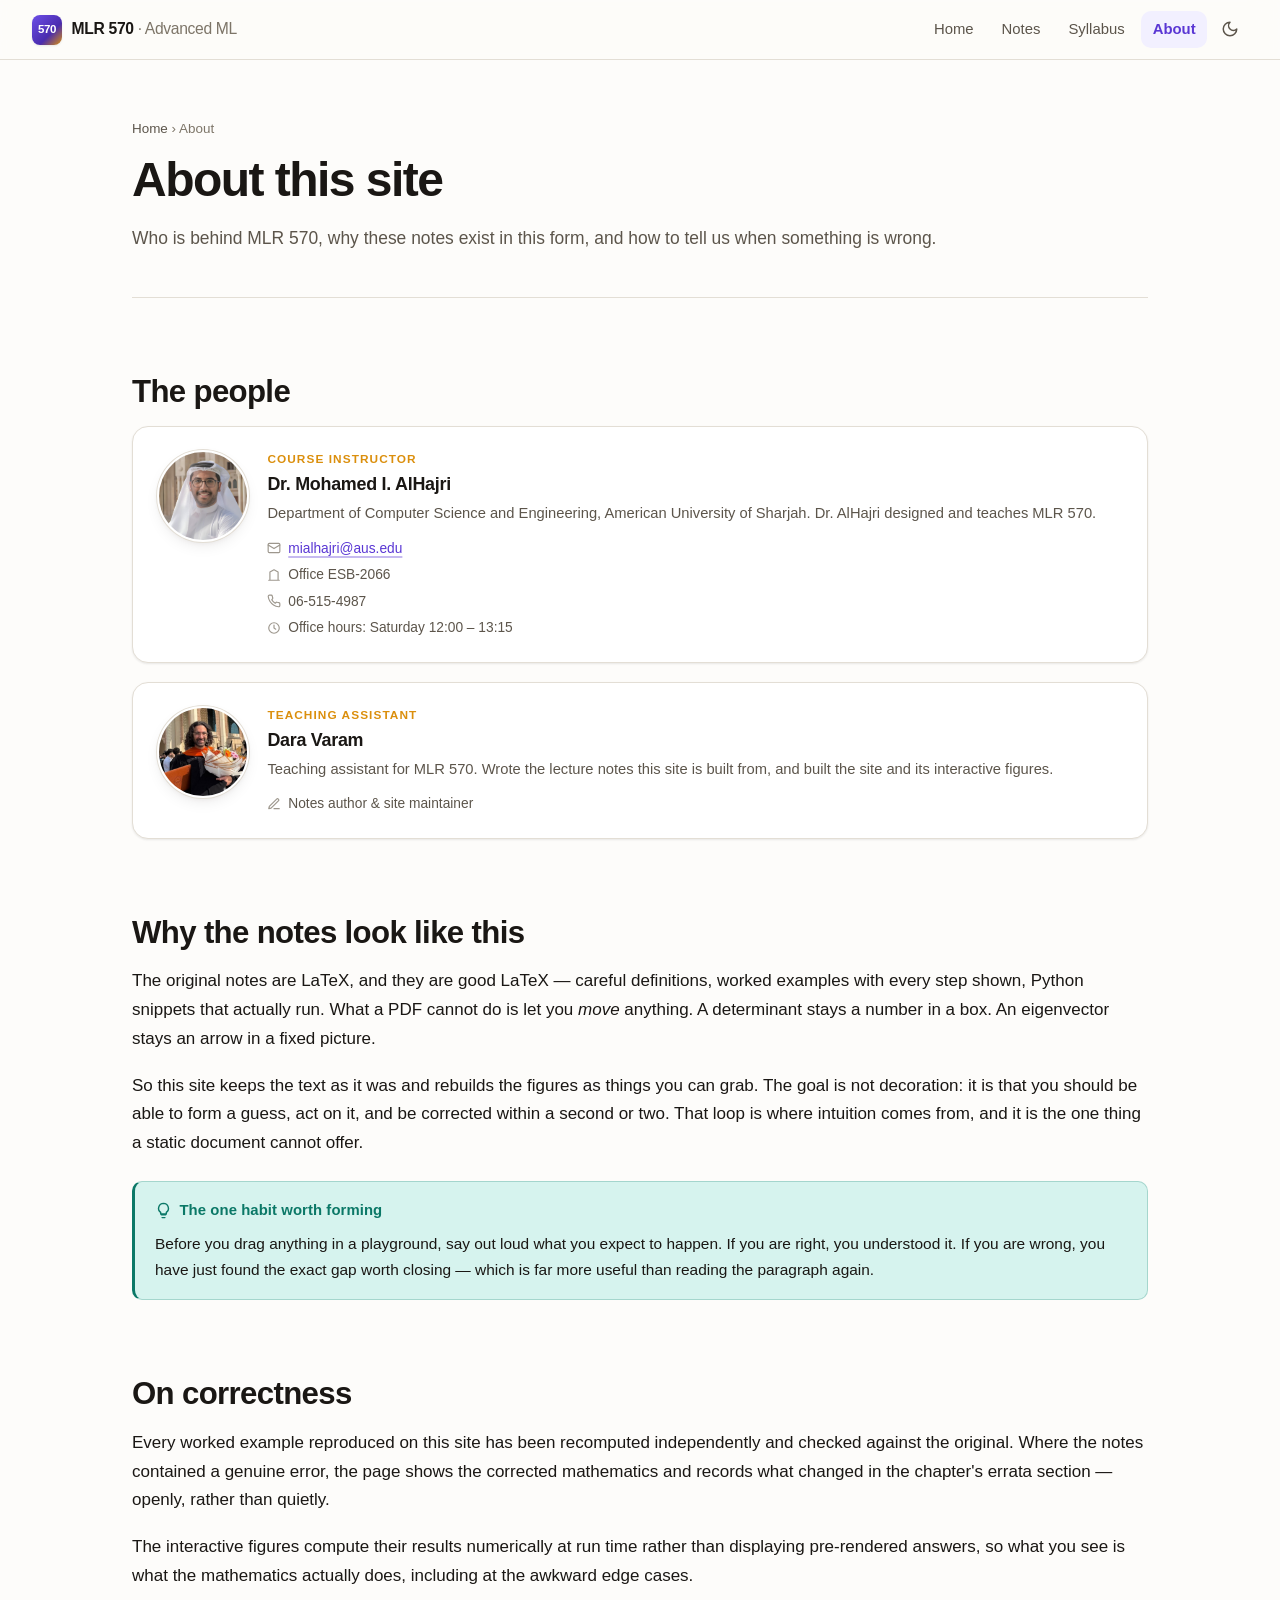
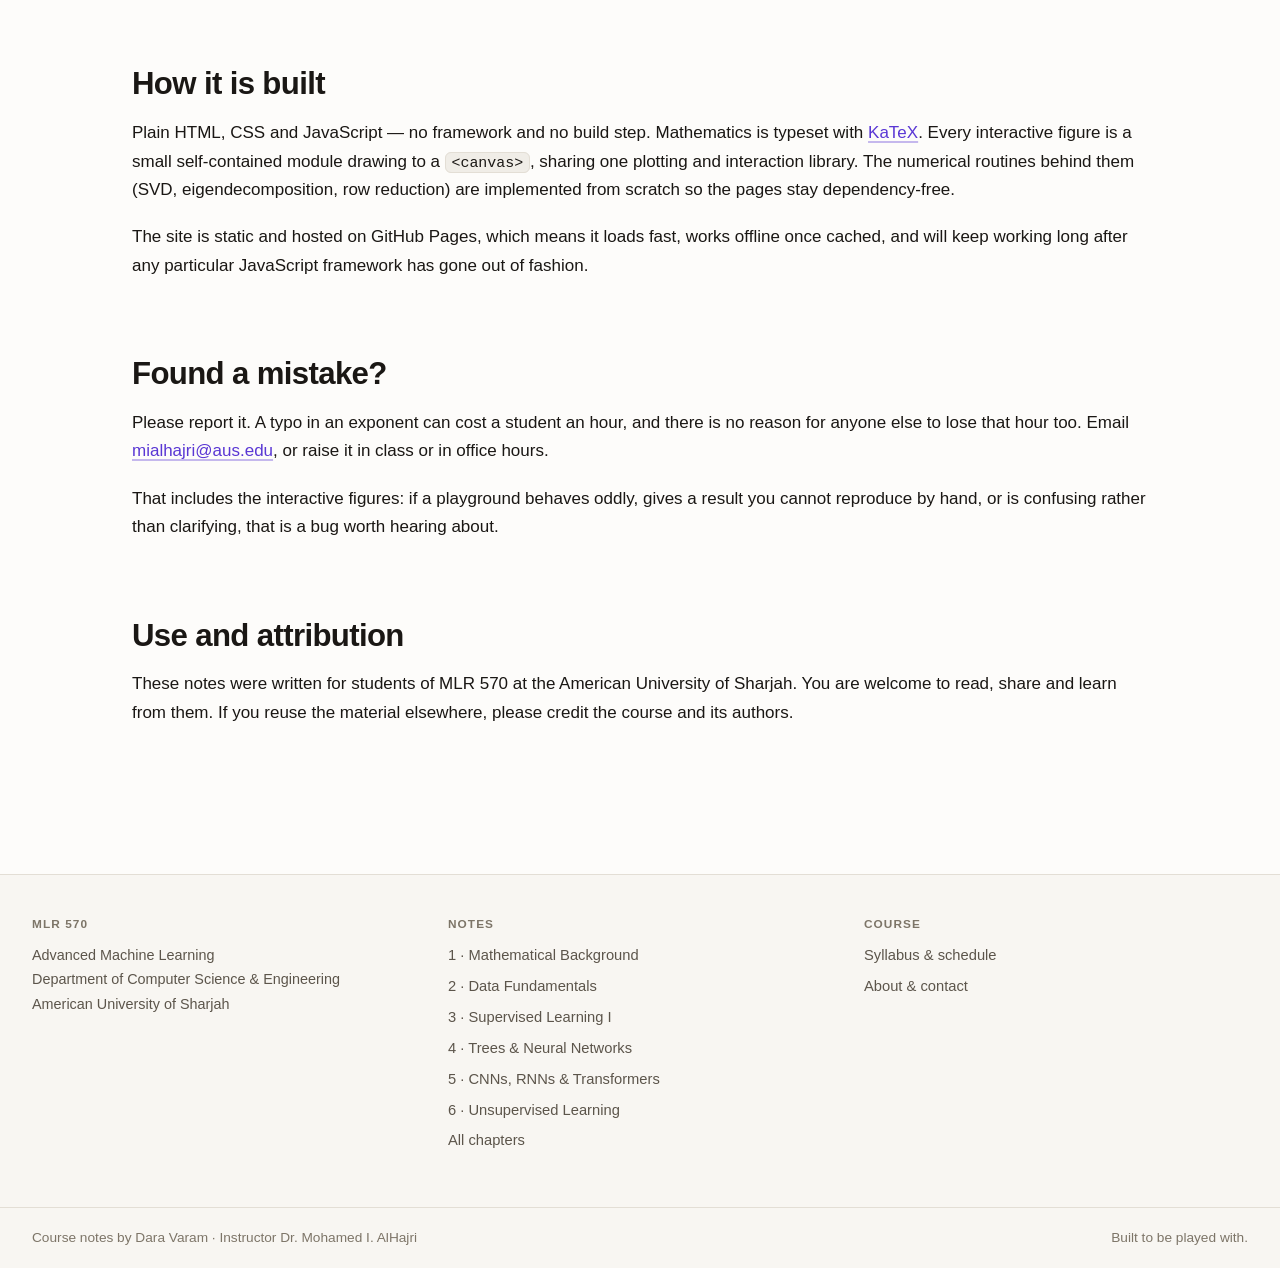
<file: about.html>
<!doctype html>
<html lang="en">
<head>
<meta charset="utf-8">
<meta name="viewport" content="width=device-width, initial-scale=1">
<title>About — MLR 570 Advanced Machine Learning</title>
<meta name="description" content="Who teaches MLR 570, who wrote the notes, how the site is built, and how to report a mistake.">
<meta name="color-scheme" content="light dark">
<link rel="icon" href="data:image/svg+xml,<svg xmlns='http://www.w3.org/2000/svg' viewBox='0 0 100 100'><rect width='100' height='100' rx='22' fill='%235a37d4'/><text y='.9em' x='50' text-anchor='middle' font-size='58' font-family='system-ui' font-weight='bold' fill='white'>M</text></svg>">
<script>
  (function () {
    var t;
    try { t = localStorage.getItem('mlr570-theme'); } catch (e) {}
    if (!t) t = matchMedia('(prefers-color-scheme: dark)').matches ? 'dark' : 'light';
    document.documentElement.dataset.theme = t;
  })();
</script>
<link rel="stylesheet" href="assets/css/base.css?v=a75c5d8b">
<link rel="stylesheet" href="assets/css/layout.css?v=a75c5d8b">
<link rel="stylesheet" href="assets/css/components.css?v=a75c5d8b">
</head>
<body>

<a class="skip-link" href="#main">Skip to content</a>

<nav class="nav">
  <div class="nav__inner">
    <a class="brand" href="index.html">
      <span class="brand__mark">570</span>
      <span class="brand__text">MLR 570 <span>· Advanced ML</span></span>
    </a>
    <button class="icon-btn nav__toggle" id="nav-toggle" aria-label="Open menu" aria-expanded="false" aria-controls="nav-links">
      <svg viewBox="0 0 24 24" fill="none" stroke="currentColor" stroke-width="2" stroke-linecap="round"><path d="M3 6h18M3 12h18M3 18h18"/></svg>
    </button>
    <div class="nav__links" id="nav-links">
      <a class="nav__link" href="index.html">Home</a>
      <a class="nav__link" href="notes.html">Notes</a>
      <a class="nav__link" href="syllabus.html">Syllabus</a>
      <a class="nav__link" href="about.html" aria-current="page">About</a>
      <button class="icon-btn nav__theme" id="theme-toggle" aria-label="Switch theme">
        <svg viewBox="0 0 24 24" fill="none" stroke="currentColor" stroke-width="2" stroke-linecap="round" stroke-linejoin="round"><path d="M12 3a6 6 0 0 0 9 9 9 9 0 1 1-9-9Z"/></svg>
      </button>
    </div>
  </div>
</nav>

<main id="main">
<div class="page page--narrow">

  <div class="chapter-head">
    <div class="chapter-head__crumb"><a href="index.html">Home</a> › About</div>
    <h1>About this site</h1>
    <p class="chapter-head__lede">
      Who is behind MLR 570, why these notes exist in this form, and how to tell us when something is wrong.
    </p>
  </div>

  <h2 id="people">The people</h2>

  <div class="card" style="margin-bottom:1.2rem">
    <div class="person">
      <img class="person__photo" src="assets/img/mohamed-alhajri.jpg" alt="Dr. Mohamed I. AlHajri" width="92" height="92">
      <div>
        <div class="person__role">Course Instructor</div>
        <h3 class="person__name">Dr. Mohamed I. AlHajri</h3>
        <p class="person__body">
          Department of Computer Science and Engineering, American University of Sharjah. Dr. AlHajri
          designed and teaches MLR 570.
        </p>
        <div class="person__contact">
          <span>
            <svg viewBox="0 0 24 24" fill="none" stroke="currentColor" stroke-width="2" stroke-linecap="round" stroke-linejoin="round"><rect x="2" y="4" width="20" height="16" rx="2"/><path d="m22 7-10 6L2 7"/></svg>
            <a href="mailto:mialhajri@aus.edu">mialhajri@aus.edu</a>
          </span>
          <span>
            <svg viewBox="0 0 24 24" fill="none" stroke="currentColor" stroke-width="2" stroke-linecap="round" stroke-linejoin="round"><path d="M3 21h18M5 21V7l7-4 7 4v14"/></svg>
            Office ESB-2066
          </span>
          <span>
            <svg viewBox="0 0 24 24" fill="none" stroke="currentColor" stroke-width="2" stroke-linecap="round" stroke-linejoin="round"><path d="M22 16.9v3a2 2 0 0 1-2.2 2 19.8 19.8 0 0 1-8.6-3.1 19.5 19.5 0 0 1-6-6A19.8 19.8 0 0 1 2.1 4.2 2 2 0 0 1 4.1 2h3a2 2 0 0 1 2 1.7c.1 1 .4 1.9.7 2.8a2 2 0 0 1-.5 2.1L8.1 9.9a16 16 0 0 0 6 6l1.3-1.3a2 2 0 0 1 2.1-.4c.9.3 1.8.6 2.8.7a2 2 0 0 1 1.7 2Z"/></svg>
            06-515-4987
          </span>
          <span>
            <svg viewBox="0 0 24 24" fill="none" stroke="currentColor" stroke-width="2" stroke-linecap="round" stroke-linejoin="round"><circle cx="12" cy="12" r="9"/><path d="M12 7v5l3 2"/></svg>
            Office hours: Saturday 12:00 – 13:15
          </span>
        </div>
      </div>
    </div>
  </div>

  <div class="card">
    <div class="person">
      <img class="person__photo" src="assets/img/dara-varam.jpg" alt="Dara Varam" width="92" height="92">
      <div>
        <div class="person__role">Teaching Assistant</div>
        <h3 class="person__name">Dara Varam</h3>
        <p class="person__body">
          Teaching assistant for MLR 570. Wrote the lecture notes this site is built from, and built the site
          and its interactive figures.
        </p>
        <div class="person__contact">
          <span>
            <svg viewBox="0 0 24 24" fill="none" stroke="currentColor" stroke-width="2" stroke-linecap="round" stroke-linejoin="round"><path d="M12 20h9M16.5 3.5a2.1 2.1 0 0 1 3 3L7 19l-4 1 1-4Z"/></svg>
            Notes author &amp; site maintainer
          </span>
        </div>
      </div>
    </div>
  </div>

  <h2 id="why">Why the notes look like this</h2>
  <p>
    The original notes are LaTeX, and they are good LaTeX — careful definitions, worked examples with every
    step shown, Python snippets that actually run. What a PDF cannot do is let you <em>move</em> anything.
    A determinant stays a number in a box. An eigenvector stays an arrow in a fixed picture.
  </p>
  <p>
    So this site keeps the text as it was and rebuilds the figures as things you can grab. The goal is not
    decoration: it is that you should be able to form a guess, act on it, and be corrected within a second or
    two. That loop is where intuition comes from, and it is the one thing a static document cannot offer.
  </p>

  <div class="callout callout--intuition">
    <div class="callout__title">
      <svg viewBox="0 0 24 24" fill="none" stroke="currentColor" stroke-width="2" stroke-linecap="round" stroke-linejoin="round"><path d="M9 18h6M10 22h4M12 2a7 7 0 0 0-4 12.7V17h8v-2.3A7 7 0 0 0 12 2Z"/></svg>
      The one habit worth forming
    </div>
    <p style="margin-bottom:0">
      Before you drag anything in a playground, say out loud what you expect to happen. If you are right, you
      understood it. If you are wrong, you have just found the exact gap worth closing — which is far more
      useful than reading the paragraph again.
    </p>
  </div>

  <h2 id="verification">On correctness</h2>
  <p>
    Every worked example reproduced on this site has been recomputed independently and checked against the
    original. Where the notes contained a genuine error, the page shows the corrected mathematics and records
    what changed in the chapter's errata section — openly, rather than quietly.
  </p>
  <p>
    The interactive figures compute their results numerically at run time rather than displaying pre-rendered
    answers, so what you see is what the mathematics actually does, including at the awkward edge cases.
  </p>

  <h2 id="built">How it is built</h2>
  <p>
    Plain HTML, CSS and JavaScript — no framework and no build step. Mathematics is typeset with
    <a href="https://katex.org" rel="noopener">KaTeX</a>. Every interactive figure is a small self-contained
    module drawing to a <code>&lt;canvas&gt;</code>, sharing one plotting and interaction library. The
    numerical routines behind them (SVD, eigendecomposition, row reduction) are implemented from scratch so
    the pages stay dependency-free.
  </p>
  <p>
    The site is static and hosted on GitHub Pages, which means it loads fast, works offline once cached, and
    will keep working long after any particular JavaScript framework has gone out of fashion.
  </p>

  <h2 id="feedback">Found a mistake?</h2>
  <p>
    Please report it. A typo in an exponent can cost a student an hour, and there is no reason for anyone
    else to lose that hour too. Email
    <a href="mailto:mialhajri@aus.edu">mialhajri@aus.edu</a>, or raise it in class or in office hours.
  </p>
  <p>
    That includes the interactive figures: if a playground behaves oddly, gives a result you cannot reproduce
    by hand, or is confusing rather than clarifying, that is a bug worth hearing about.
  </p>

  <h2 id="licence">Use and attribution</h2>
  <p>
    These notes were written for students of MLR 570 at the American University of Sharjah. You are welcome
    to read, share and learn from them. If you reuse the material elsewhere, please credit the course and its
    authors.
  </p>

</div>
</main>

<footer class="footer">
  <div class="footer__inner">
    <div>
      <h4>MLR 570</h4>
      <p style="margin:0;font-size:.9rem">
        Advanced Machine Learning<br>
        Department of Computer Science &amp; Engineering<br>
        American University of Sharjah
      </p>
    </div>
    <div>
      <h4>Notes</h4>
      <ul>
        <li><a href="chapters/01-mathematical-background.html">1 · Mathematical Background</a></li>
        <li><a href="chapters/02-data-fundamentals.html">2 · Data Fundamentals</a></li>
        <li><a href="chapters/03-supervised-linear-kernel.html">3 · Supervised Learning I</a></li>
        <li><a href="chapters/04-trees-neural-networks.html">4 · Trees & Neural Networks</a></li>
        <li><a href="chapters/05-cnns-rnns-transformers.html">5 · CNNs, RNNs & Transformers</a></li>
        <li><a href="chapters/06-unsupervised-learning.html">6 · Unsupervised Learning</a></li>
        <li><a href="notes.html">All chapters</a></li>
      </ul>
    </div>
    <div>
      <h4>Course</h4>
      <ul>
        <li><a href="syllabus.html">Syllabus &amp; schedule</a></li>
        <li><a href="about.html">About &amp; contact</a></li>
      </ul>
    </div>
  </div>
  <div class="footer__bottom">
    <span>Course notes by Dara Varam · Instructor Dr. Mohamed I. AlHajri</span>
    <span>Built to be played with.</span>
  </div>
</footer>

<script src="assets/js/site.js?v=a75c5d8b"></script>
</body>
</html>
</file>
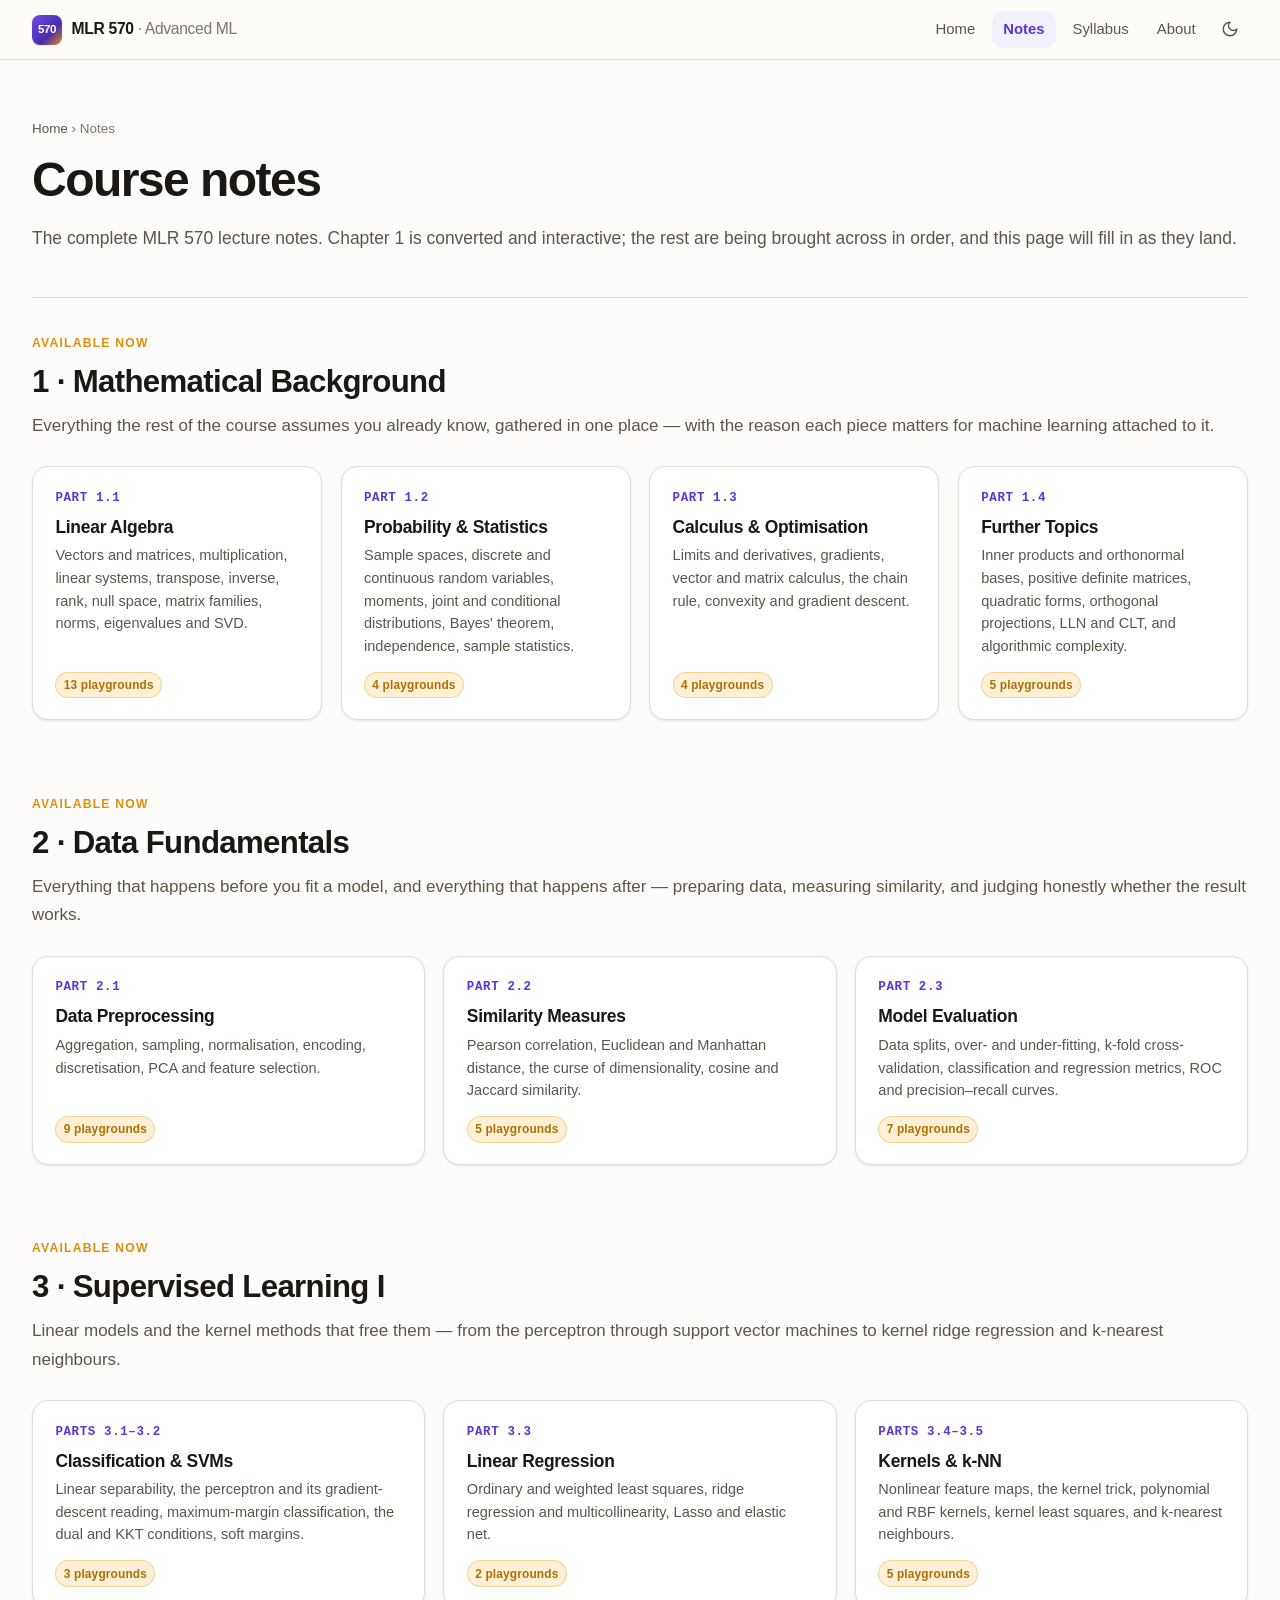
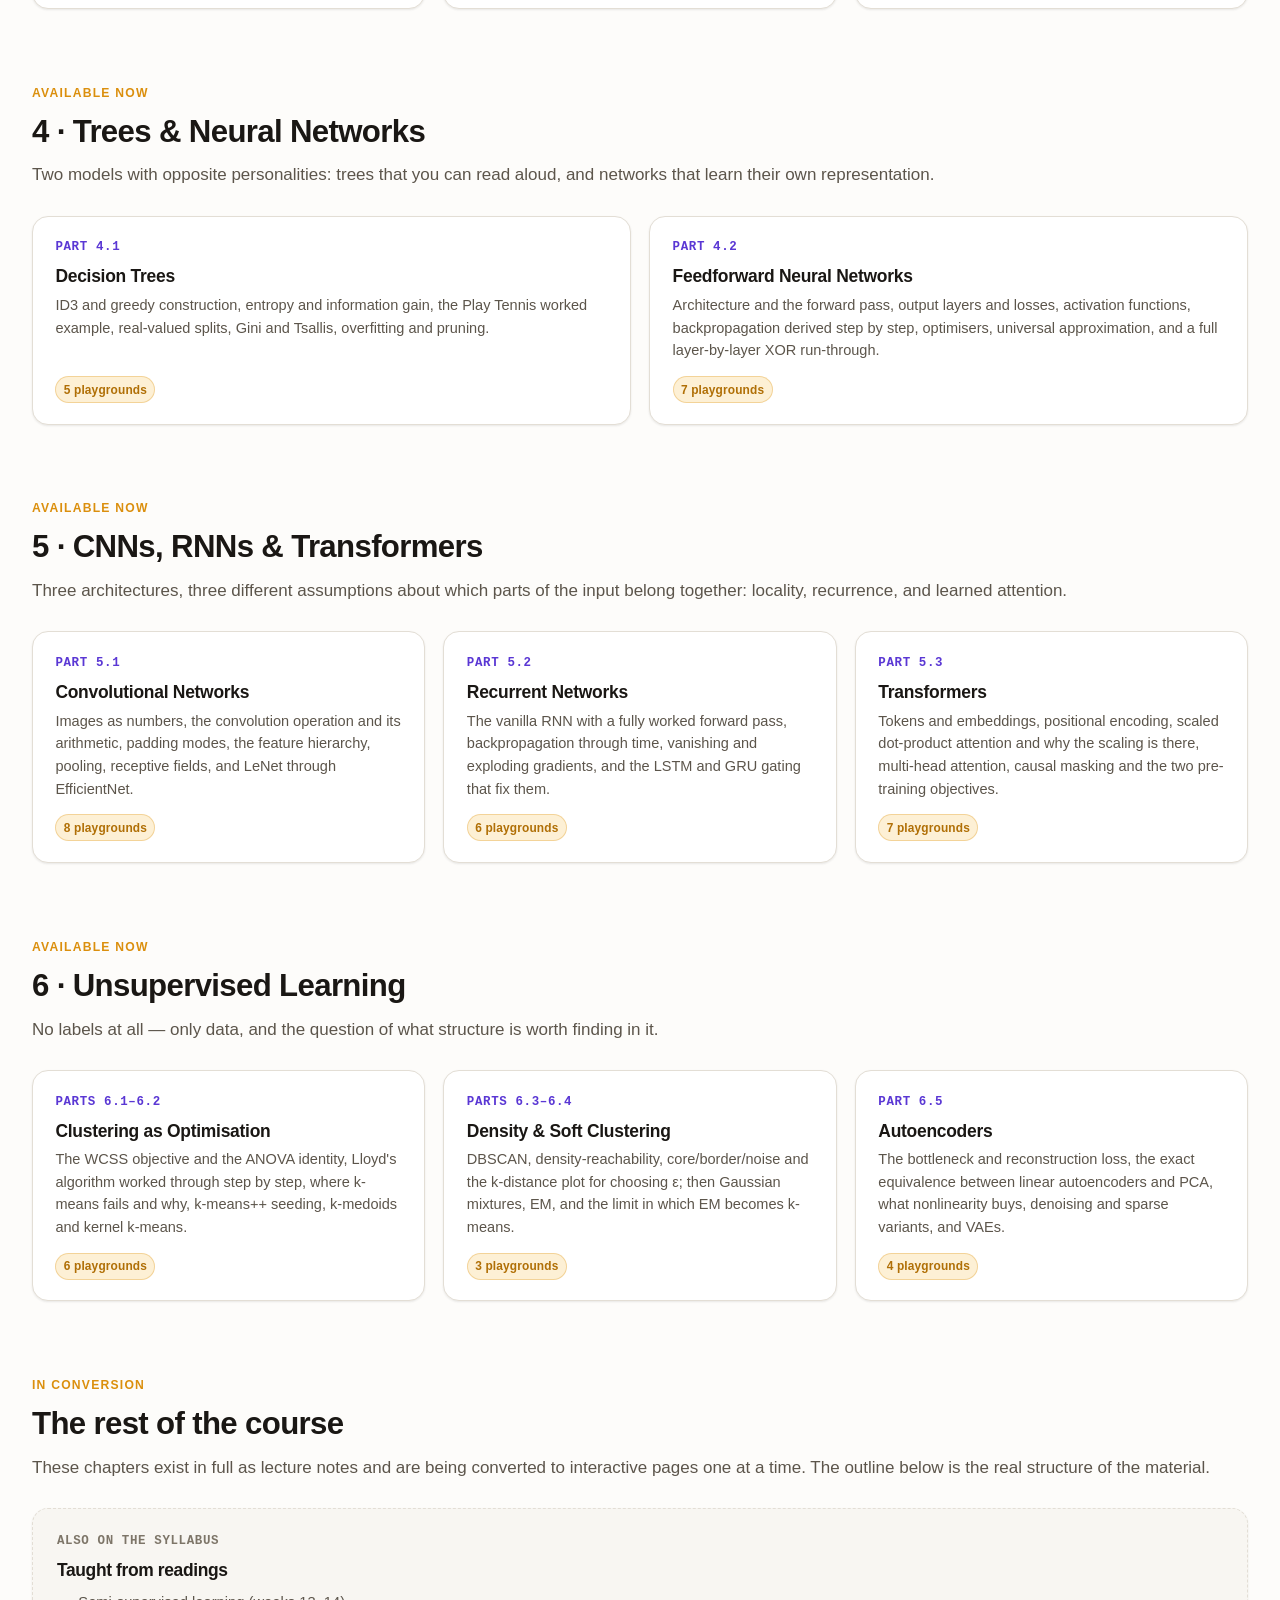
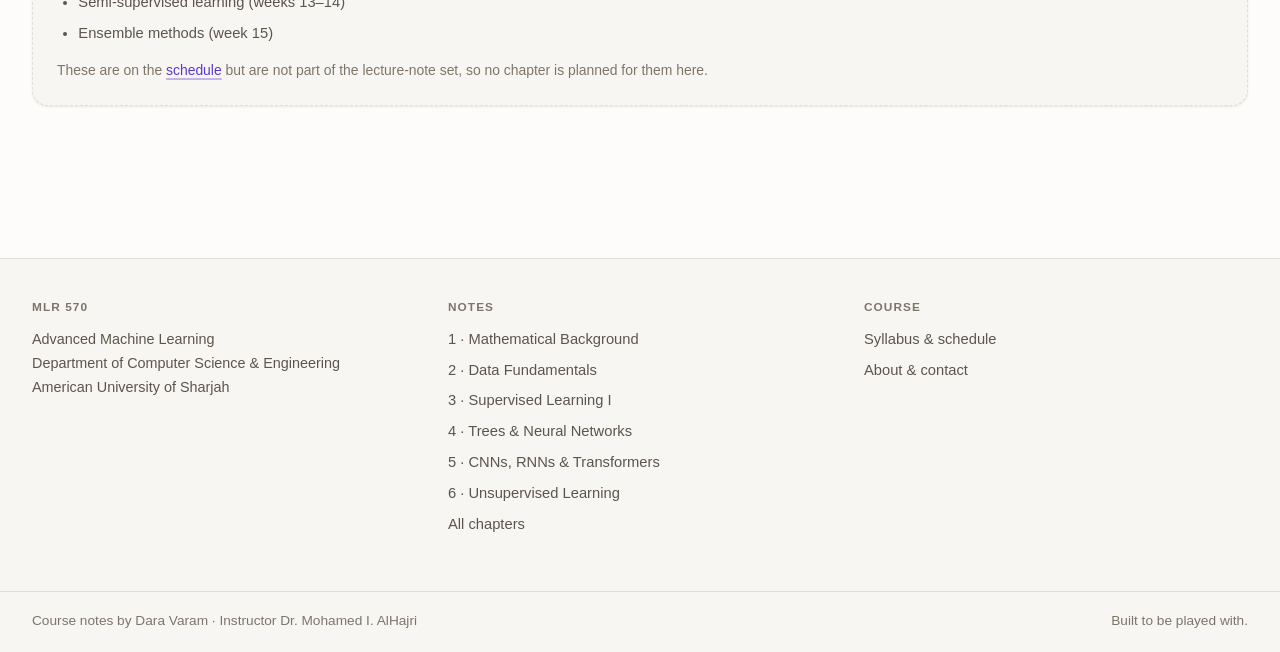
<file: notes.html>
<!doctype html>
<html lang="en">
<head>
<meta charset="utf-8">
<meta name="viewport" content="width=device-width, initial-scale=1">
<title>Notes — MLR 570 Advanced Machine Learning</title>
<meta name="description" content="All chapters of the MLR 570 lecture notes, with the full table of contents.">
<meta name="color-scheme" content="light dark">
<link rel="icon" href="data:image/svg+xml,<svg xmlns='http://www.w3.org/2000/svg' viewBox='0 0 100 100'><rect width='100' height='100' rx='22' fill='%235a37d4'/><text y='.9em' x='50' text-anchor='middle' font-size='58' font-family='system-ui' font-weight='bold' fill='white'>M</text></svg>">
<script>
  (function () {
    var t;
    try { t = localStorage.getItem('mlr570-theme'); } catch (e) {}
    if (!t) t = matchMedia('(prefers-color-scheme: dark)').matches ? 'dark' : 'light';
    document.documentElement.dataset.theme = t;
  })();
</script>
<link rel="stylesheet" href="assets/css/base.css?v=a75c5d8b">
<link rel="stylesheet" href="assets/css/layout.css?v=a75c5d8b">
<link rel="stylesheet" href="assets/css/components.css?v=a75c5d8b">
</head>
<body>

<a class="skip-link" href="#main">Skip to content</a>

<nav class="nav">
  <div class="nav__inner">
    <a class="brand" href="index.html">
      <span class="brand__mark">570</span>
      <span class="brand__text">MLR 570 <span>· Advanced ML</span></span>
    </a>
    <button class="icon-btn nav__toggle" id="nav-toggle" aria-label="Open menu" aria-expanded="false" aria-controls="nav-links">
      <svg viewBox="0 0 24 24" fill="none" stroke="currentColor" stroke-width="2" stroke-linecap="round"><path d="M3 6h18M3 12h18M3 18h18"/></svg>
    </button>
    <div class="nav__links" id="nav-links">
      <a class="nav__link" href="index.html">Home</a>
      <a class="nav__link" href="notes.html" aria-current="page">Notes</a>
      <a class="nav__link" href="syllabus.html">Syllabus</a>
      <a class="nav__link" href="about.html">About</a>
      <button class="icon-btn nav__theme" id="theme-toggle" aria-label="Switch theme">
        <svg viewBox="0 0 24 24" fill="none" stroke="currentColor" stroke-width="2" stroke-linecap="round" stroke-linejoin="round"><path d="M12 3a6 6 0 0 0 9 9 9 9 0 1 1-9-9Z"/></svg>
      </button>
    </div>
  </div>
</nav>

<main id="main">
<div class="page">

  <div class="chapter-head">
    <div class="chapter-head__crumb"><a href="index.html">Home</a> › Notes</div>
    <h1>Course notes</h1>
    <p class="chapter-head__lede">
      The complete MLR 570 lecture notes. Chapter 1 is converted and interactive; the rest are being brought
      across in order, and this page will fill in as they land.
    </p>
  </div>

  <!-- ===== Chapter 1 ===== -->
  <section>
    <div class="section-head" style="margin-top:0">
      <div class="section-head__label">Available now</div>
      <h2>1 · Mathematical Background</h2>
      <p>
        Everything the rest of the course assumes you already know, gathered in one place — with the reason
        each piece matters for machine learning attached to it.
      </p>
    </div>

    <div class="grid-3">
      <a class="card-link" href="chapters/01-mathematical-background.html#linear-algebra">
        <div class="card-link__num">PART 1.1</div>
        <h3 class="card-link__title">Linear Algebra</h3>
        <p class="card-link__desc">
          Vectors and matrices, multiplication, linear systems, transpose, inverse, rank, null space, matrix
          families, norms, eigenvalues and SVD.
        </p>
        <div class="card-link__foot">
          <span class="pill pill--play">13 playgrounds</span>
        </div>
      </a>
      <a class="card-link" href="chapters/01-mathematical-background.html#probability">
        <div class="card-link__num">PART 1.2</div>
        <h3 class="card-link__title">Probability &amp; Statistics</h3>
        <p class="card-link__desc">
          Sample spaces, discrete and continuous random variables, moments, joint and conditional
          distributions, Bayes' theorem, independence, sample statistics.
        </p>
        <div class="card-link__foot">
          <span class="pill pill--play">4 playgrounds</span>
        </div>
      </a>
      <a class="card-link" href="chapters/01-mathematical-background.html#calculus">
        <div class="card-link__num">PART 1.3</div>
        <h3 class="card-link__title">Calculus &amp; Optimisation</h3>
        <p class="card-link__desc">
          Limits and derivatives, gradients, vector and matrix calculus, the chain rule, convexity and
          gradient descent.
        </p>
        <div class="card-link__foot">
          <span class="pill pill--play">4 playgrounds</span>
        </div>
      </a>
      <a class="card-link" href="chapters/01-mathematical-background.html#further">
        <div class="card-link__num">PART 1.4</div>
        <h3 class="card-link__title">Further Topics</h3>
        <p class="card-link__desc">
          Inner products and orthonormal bases, positive definite matrices, quadratic forms, orthogonal
          projections, LLN and CLT, and algorithmic complexity.
        </p>
        <div class="card-link__foot">
          <span class="pill pill--play">5 playgrounds</span>
        </div>
      </a>
    </div>
  </section>

  <!-- ===== Chapter 2 ===== -->
  <section>
    <div class="section-head">
      <div class="section-head__label">Available now</div>
      <h2>2 · Data Fundamentals</h2>
      <p>
        Everything that happens before you fit a model, and everything that happens after — preparing data,
        measuring similarity, and judging honestly whether the result works.
      </p>
    </div>

    <div class="grid-3">
      <a class="card-link" href="chapters/02-data-fundamentals.html#preprocessing">
        <div class="card-link__num">PART 2.1</div>
        <h3 class="card-link__title">Data Preprocessing</h3>
        <p class="card-link__desc">
          Aggregation, sampling, normalisation, encoding, discretisation, PCA and feature selection.
        </p>
        <div class="card-link__foot">
          <span class="pill pill--play">9 playgrounds</span>
        </div>
      </a>
      <a class="card-link" href="chapters/02-data-fundamentals.html#similarity">
        <div class="card-link__num">PART 2.2</div>
        <h3 class="card-link__title">Similarity Measures</h3>
        <p class="card-link__desc">
          Pearson correlation, Euclidean and Manhattan distance, the curse of dimensionality, cosine and
          Jaccard similarity.
        </p>
        <div class="card-link__foot">
          <span class="pill pill--play">5 playgrounds</span>
        </div>
      </a>
      <a class="card-link" href="chapters/02-data-fundamentals.html#evaluation">
        <div class="card-link__num">PART 2.3</div>
        <h3 class="card-link__title">Model Evaluation</h3>
        <p class="card-link__desc">
          Data splits, over- and under-fitting, k-fold cross-validation, classification and regression
          metrics, ROC and precision–recall curves.
        </p>
        <div class="card-link__foot">
          <span class="pill pill--play">7 playgrounds</span>
        </div>
      </a>
    </div>
  </section>

  <!-- ===== Chapter 3 ===== -->
  <section>
    <div class="section-head">
      <div class="section-head__label">Available now</div>
      <h2>3 · Supervised Learning I</h2>
      <p>
        Linear models and the kernel methods that free them — from the perceptron through support vector
        machines to kernel ridge regression and k-nearest neighbours.
      </p>
    </div>

    <div class="grid-3">
      <a class="card-link" href="chapters/03-supervised-linear-kernel.html#intro">
        <div class="card-link__num">PARTS 3.1–3.2</div>
        <h3 class="card-link__title">Classification &amp; SVMs</h3>
        <p class="card-link__desc">
          Linear separability, the perceptron and its gradient-descent reading, maximum-margin
          classification, the dual and KKT conditions, soft margins.
        </p>
        <div class="card-link__foot"><span class="pill pill--play">3 playgrounds</span></div>
      </a>
      <a class="card-link" href="chapters/03-supervised-linear-kernel.html#ols">
        <div class="card-link__num">PART 3.3</div>
        <h3 class="card-link__title">Linear Regression</h3>
        <p class="card-link__desc">
          Ordinary and weighted least squares, ridge regression and multicollinearity, Lasso and elastic net.
        </p>
        <div class="card-link__foot"><span class="pill pill--play">2 playgrounds</span></div>
      </a>
      <a class="card-link" href="chapters/03-supervised-linear-kernel.html#nonlinear">
        <div class="card-link__num">PARTS 3.4–3.5</div>
        <h3 class="card-link__title">Kernels &amp; k-NN</h3>
        <p class="card-link__desc">
          Nonlinear feature maps, the kernel trick, polynomial and RBF kernels, kernel least squares, and
          k-nearest neighbours.
        </p>
        <div class="card-link__foot"><span class="pill pill--play">5 playgrounds</span></div>
      </a>
    </div>
  </section>

  <!-- ===== Chapter 4 ===== -->
  <section>
    <div class="section-head">
      <div class="section-head__label">Available now</div>
      <h2>4 · Trees &amp; Neural Networks</h2>
      <p>
        Two models with opposite personalities: trees that you can read aloud, and networks that learn their
        own representation.
      </p>
    </div>

    <div class="grid-2">
      <a class="card-link" href="chapters/04-trees-neural-networks.html#dt-intro">
        <div class="card-link__num">PART 4.1</div>
        <h3 class="card-link__title">Decision Trees</h3>
        <p class="card-link__desc">
          ID3 and greedy construction, entropy and information gain, the Play Tennis worked example,
          real-valued splits, Gini and Tsallis, overfitting and pruning.
        </p>
        <div class="card-link__foot"><span class="pill pill--play">5 playgrounds</span></div>
      </a>
      <a class="card-link" href="chapters/04-trees-neural-networks.html#fnn-intro">
        <div class="card-link__num">PART 4.2</div>
        <h3 class="card-link__title">Feedforward Neural Networks</h3>
        <p class="card-link__desc">
          Architecture and the forward pass, output layers and losses, activation functions,
          backpropagation derived step by step, optimisers, universal approximation, and a full
          layer-by-layer XOR run-through.
        </p>
        <div class="card-link__foot"><span class="pill pill--play">7 playgrounds</span></div>
      </a>
    </div>
  </section>

  <!-- ===== Chapter 5 ===== -->
  <section>
    <div class="section-head">
      <div class="section-head__label">Available now</div>
      <h2>5 · CNNs, RNNs &amp; Transformers</h2>
      <p>
        Three architectures, three different assumptions about which parts of the input belong together:
        locality, recurrence, and learned attention.
      </p>
    </div>

    <div class="grid-3">
      <a class="card-link" href="chapters/05-cnns-rnns-transformers.html#cnn-why">
        <div class="card-link__num">PART 5.1</div>
        <h3 class="card-link__title">Convolutional Networks</h3>
        <p class="card-link__desc">
          Images as numbers, the convolution operation and its arithmetic, padding modes, the feature
          hierarchy, pooling, receptive fields, and LeNet through EfficientNet.
        </p>
        <div class="card-link__foot"><span class="pill pill--play">8 playgrounds</span></div>
      </a>
      <a class="card-link" href="chapters/05-cnns-rnns-transformers.html#rnn-why">
        <div class="card-link__num">PART 5.2</div>
        <h3 class="card-link__title">Recurrent Networks</h3>
        <p class="card-link__desc">
          The vanilla RNN with a fully worked forward pass, backpropagation through time, vanishing and
          exploding gradients, and the LSTM and GRU gating that fix them.
        </p>
        <div class="card-link__foot"><span class="pill pill--play">6 playgrounds</span></div>
      </a>
      <a class="card-link" href="chapters/05-cnns-rnns-transformers.html#attn-why">
        <div class="card-link__num">PART 5.3</div>
        <h3 class="card-link__title">Transformers</h3>
        <p class="card-link__desc">
          Tokens and embeddings, positional encoding, scaled dot-product attention and why the scaling is
          there, multi-head attention, causal masking and the two pre-training objectives.
        </p>
        <div class="card-link__foot"><span class="pill pill--play">7 playgrounds</span></div>
      </a>
    </div>
  </section>

  <!-- ===== Chapter 6 ===== -->
  <section>
    <div class="section-head">
      <div class="section-head__label">Available now</div>
      <h2>6 · Unsupervised Learning</h2>
      <p>
        No labels at all — only data, and the question of what structure is worth finding in it.
      </p>
    </div>

    <div class="grid-3">
      <a class="card-link" href="chapters/06-unsupervised-learning.html#motivation">
        <div class="card-link__num">PARTS 6.1–6.2</div>
        <h3 class="card-link__title">Clustering as Optimisation</h3>
        <p class="card-link__desc">
          The WCSS objective and the ANOVA identity, Lloyd's algorithm worked through step by step, where
          k-means fails and why, k-means++ seeding, k-medoids and kernel k-means.
        </p>
        <div class="card-link__foot"><span class="pill pill--play">6 playgrounds</span></div>
      </a>
      <a class="card-link" href="chapters/06-unsupervised-learning.html#density">
        <div class="card-link__num">PARTS 6.3–6.4</div>
        <h3 class="card-link__title">Density &amp; Soft Clustering</h3>
        <p class="card-link__desc">
          DBSCAN, density-reachability, core/border/noise and the k-distance plot for choosing ε; then
          Gaussian mixtures, EM, and the limit in which EM becomes k-means.
        </p>
        <div class="card-link__foot"><span class="pill pill--play">3 playgrounds</span></div>
      </a>
      <a class="card-link" href="chapters/06-unsupervised-learning.html#ae-motivation">
        <div class="card-link__num">PART 6.5</div>
        <h3 class="card-link__title">Autoencoders</h3>
        <p class="card-link__desc">
          The bottleneck and reconstruction loss, the exact equivalence between linear autoencoders and PCA,
          what nonlinearity buys, denoising and sparse variants, and VAEs.
        </p>
        <div class="card-link__foot"><span class="pill pill--play">4 playgrounds</span></div>
      </a>
    </div>
  </section>

  <!-- ===== Coming ===== -->
  <section>
    <div class="section-head">
      <div class="section-head__label">In conversion</div>
      <h2>The rest of the course</h2>
      <p>
        These chapters exist in full as lecture notes and are being converted to interactive pages one at a
        time. The outline below is the real structure of the material.
      </p>
    </div>

    <div class="grid-2">
      <div class="card" style="background:var(--bg-sunken);border-style:dashed">
        <div class="card-link__num" style="color:var(--ink-faint)">ALSO ON THE SYLLABUS</div>
        <h3 style="margin-top:0;font-size:1.09rem">Taught from readings</h3>
        <ul style="font-size:.92rem;color:var(--ink-muted);margin-bottom:0">
          <li>Semi-supervised learning (weeks 13–14)</li>
          <li>Ensemble methods (week 15)</li>
        </ul>
        <p style="font-size:.87rem;color:var(--ink-faint);margin:.8rem 0 0">
          These are on the <a href="syllabus.html#schedule">schedule</a> but are not part of the lecture-note
          set, so no chapter is planned for them here.
        </p>
      </div>
    </div>
  </section>

</div>
</main>

<footer class="footer">
  <div class="footer__inner">
    <div>
      <h4>MLR 570</h4>
      <p style="margin:0;font-size:.9rem">
        Advanced Machine Learning<br>
        Department of Computer Science &amp; Engineering<br>
        American University of Sharjah
      </p>
    </div>
    <div>
      <h4>Notes</h4>
      <ul>
        <li><a href="chapters/01-mathematical-background.html">1 · Mathematical Background</a></li>
        <li><a href="chapters/02-data-fundamentals.html">2 · Data Fundamentals</a></li>
        <li><a href="chapters/03-supervised-linear-kernel.html">3 · Supervised Learning I</a></li>
        <li><a href="chapters/04-trees-neural-networks.html">4 · Trees & Neural Networks</a></li>
        <li><a href="chapters/05-cnns-rnns-transformers.html">5 · CNNs, RNNs & Transformers</a></li>
        <li><a href="chapters/06-unsupervised-learning.html">6 · Unsupervised Learning</a></li>
        <li><a href="notes.html">All chapters</a></li>
      </ul>
    </div>
    <div>
      <h4>Course</h4>
      <ul>
        <li><a href="syllabus.html">Syllabus &amp; schedule</a></li>
        <li><a href="about.html">About &amp; contact</a></li>
      </ul>
    </div>
  </div>
  <div class="footer__bottom">
    <span>Course notes by Dara Varam · Instructor Dr. Mohamed I. AlHajri</span>
    <span>Built to be played with.</span>
  </div>
</footer>

<script src="assets/js/site.js?v=a75c5d8b"></script>
</body>
</html>
</file>
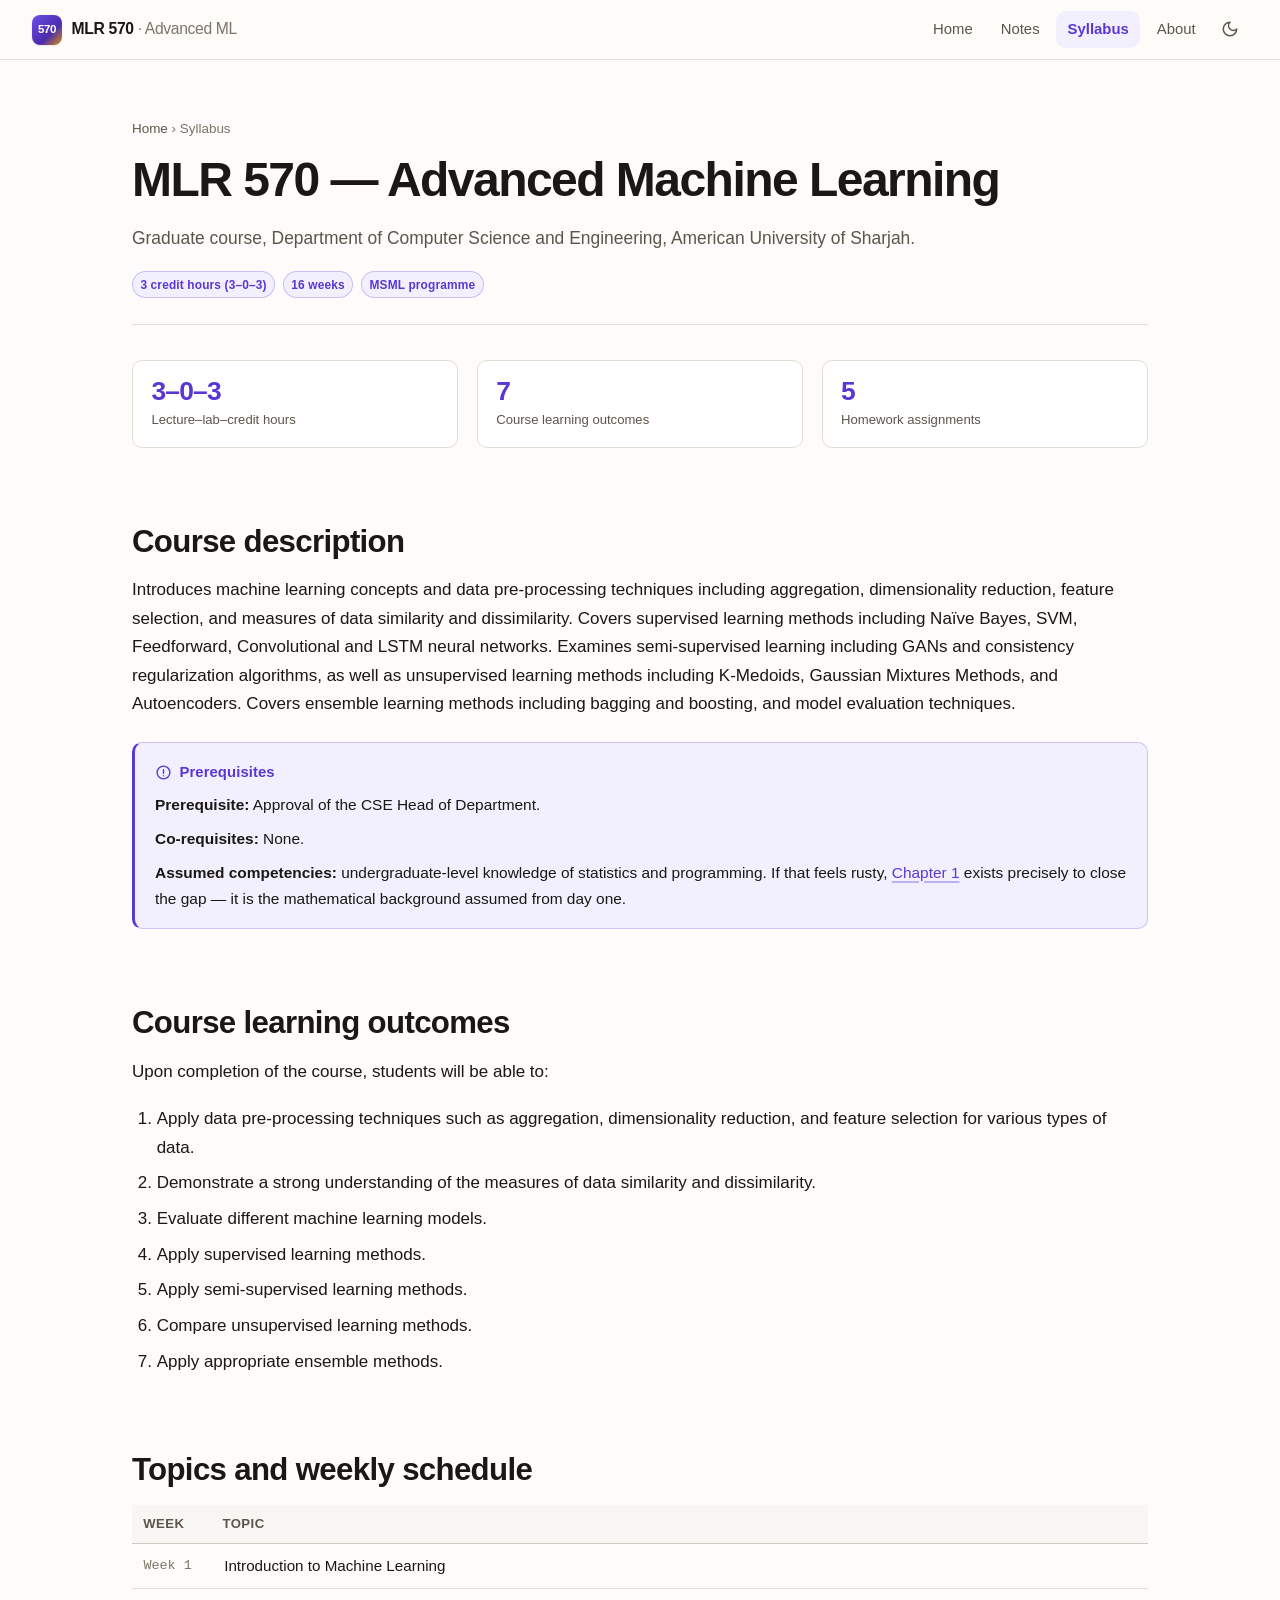
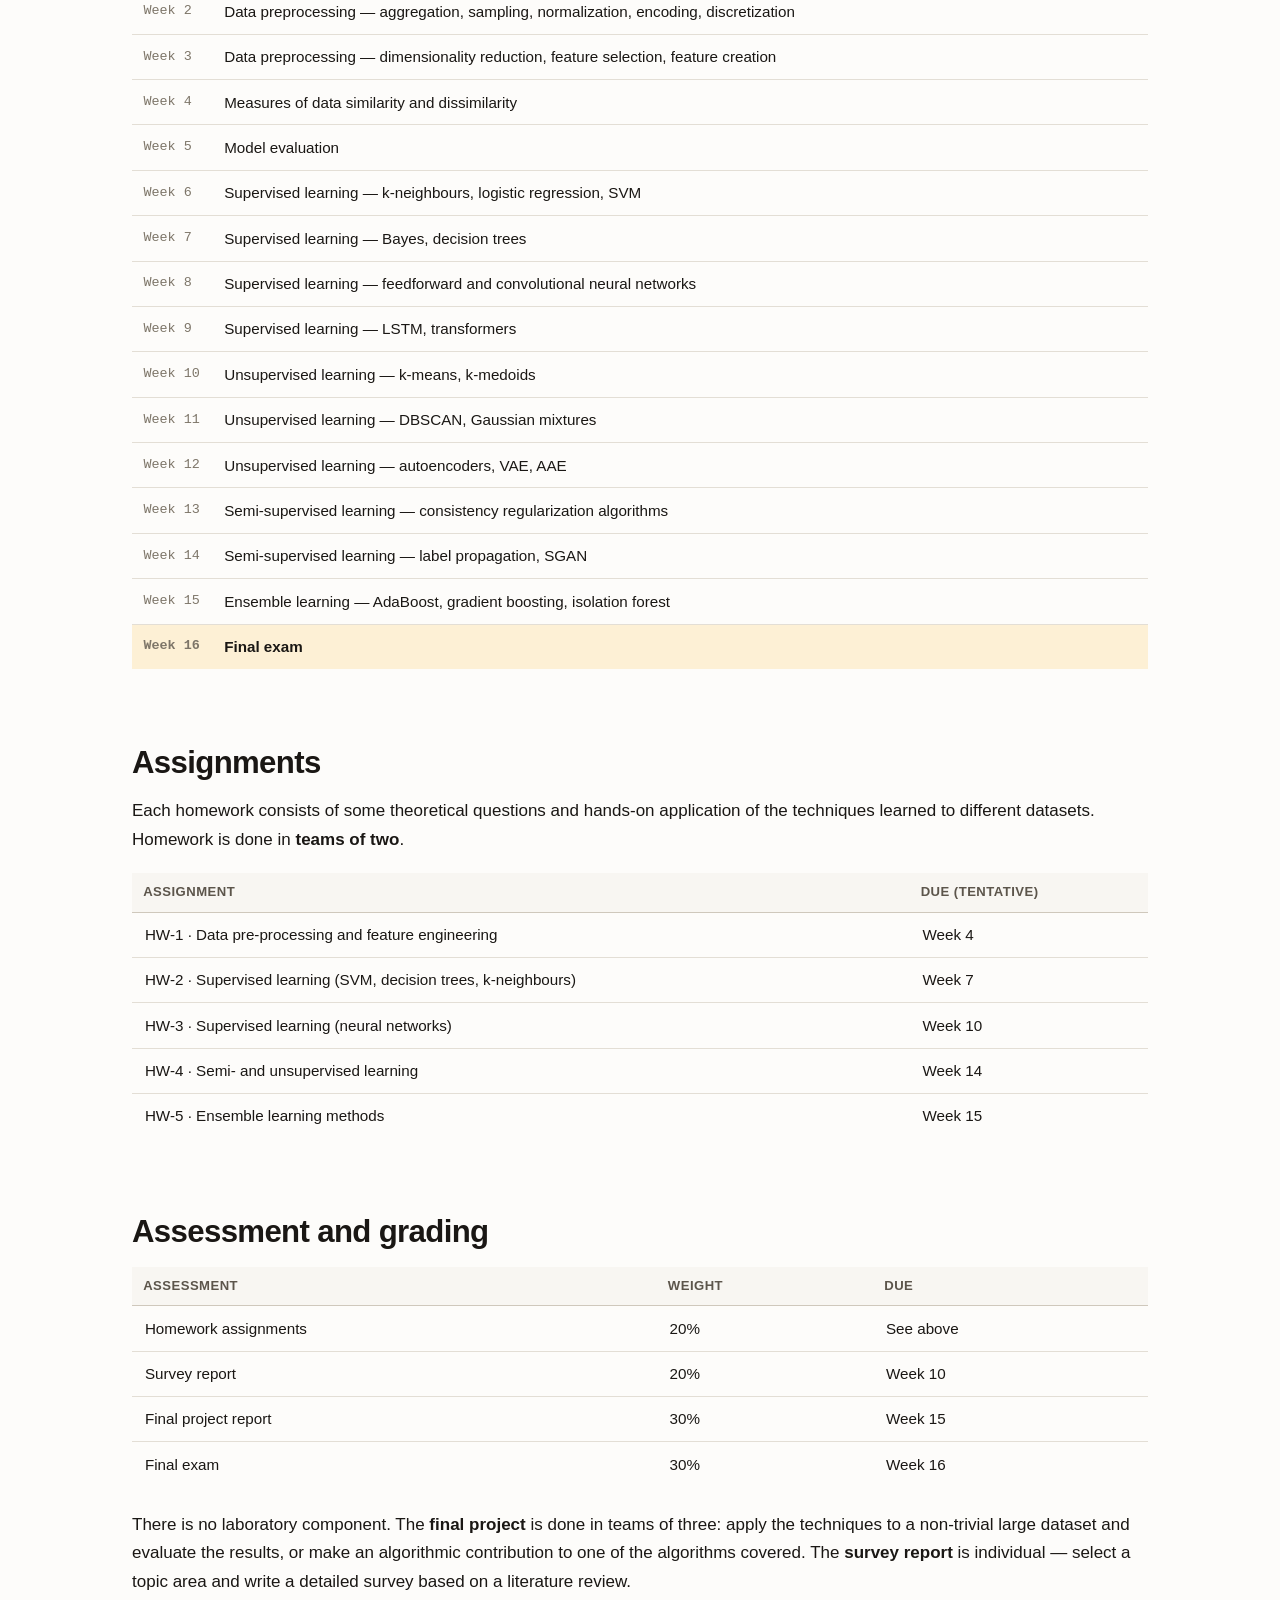
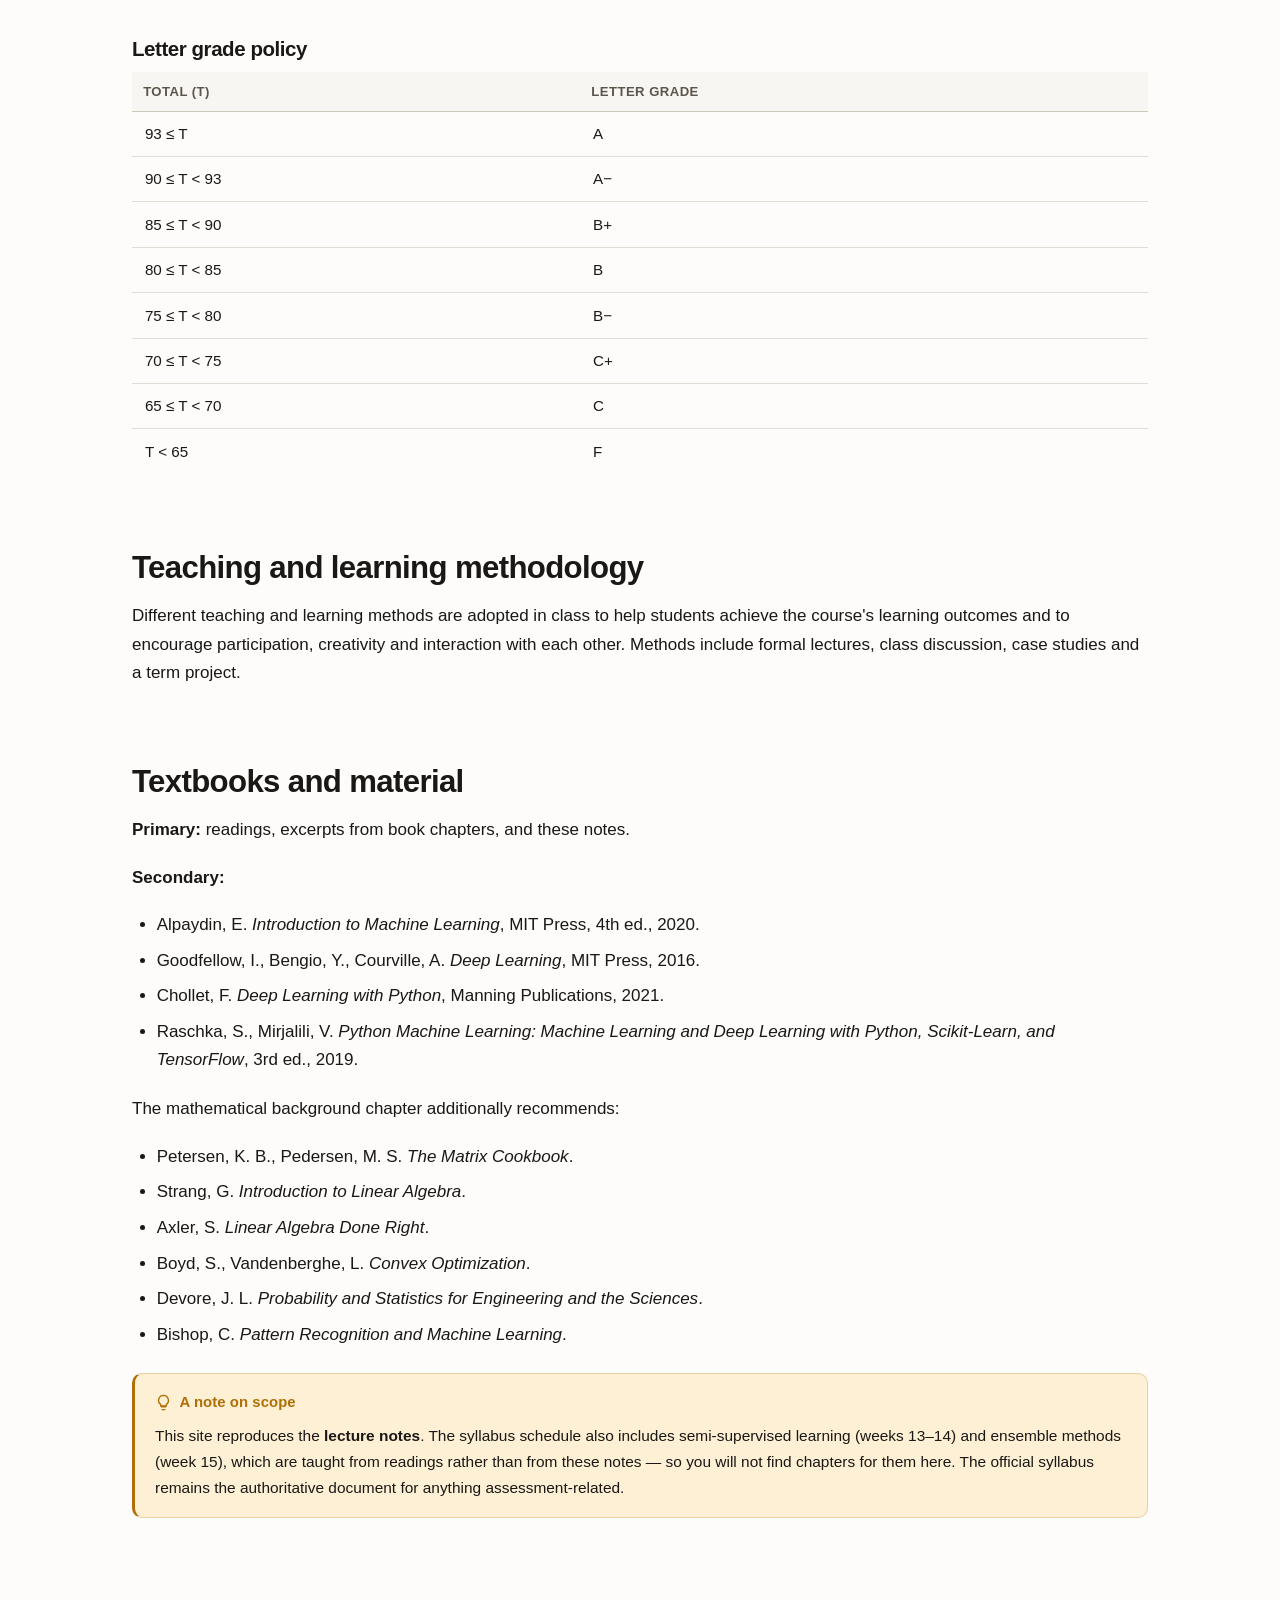
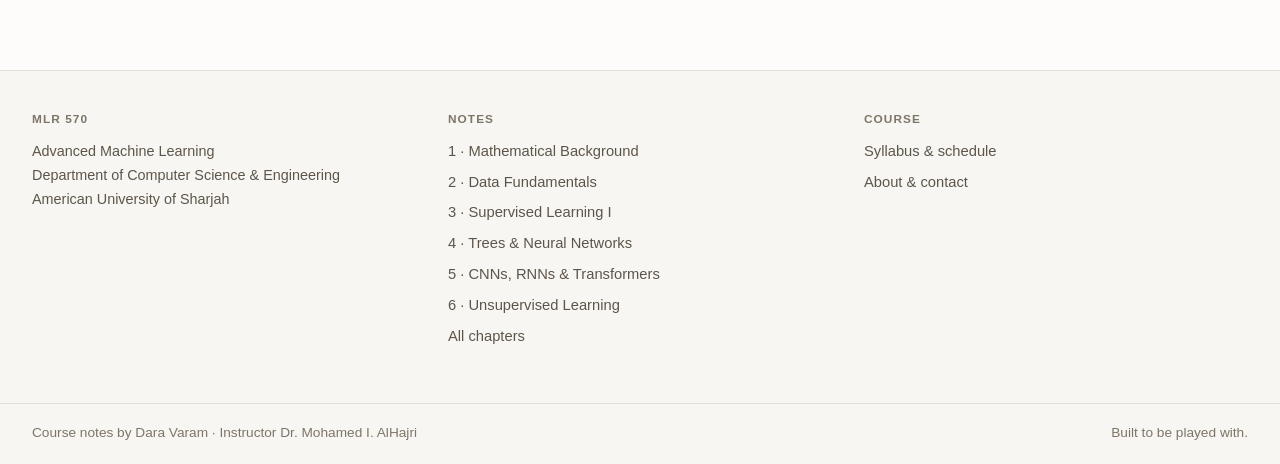
<file: syllabus.html>
<!doctype html>
<html lang="en">
<head>
<meta charset="utf-8">
<meta name="viewport" content="width=device-width, initial-scale=1">
<title>Syllabus — MLR 570 Advanced Machine Learning</title>
<meta name="description" content="Course description, learning outcomes, weekly schedule, assessment and grading policy for MLR 570 at the American University of Sharjah.">
<meta name="color-scheme" content="light dark">
<link rel="icon" href="data:image/svg+xml,<svg xmlns='http://www.w3.org/2000/svg' viewBox='0 0 100 100'><rect width='100' height='100' rx='22' fill='%235a37d4'/><text y='.9em' x='50' text-anchor='middle' font-size='58' font-family='system-ui' font-weight='bold' fill='white'>M</text></svg>">
<script>
  (function () {
    var t;
    try { t = localStorage.getItem('mlr570-theme'); } catch (e) {}
    if (!t) t = matchMedia('(prefers-color-scheme: dark)').matches ? 'dark' : 'light';
    document.documentElement.dataset.theme = t;
  })();
</script>
<link rel="stylesheet" href="assets/css/base.css?v=a75c5d8b">
<link rel="stylesheet" href="assets/css/layout.css?v=a75c5d8b">
<link rel="stylesheet" href="assets/css/components.css?v=a75c5d8b">
</head>
<body>

<a class="skip-link" href="#main">Skip to content</a>

<nav class="nav">
  <div class="nav__inner">
    <a class="brand" href="index.html">
      <span class="brand__mark">570</span>
      <span class="brand__text">MLR 570 <span>· Advanced ML</span></span>
    </a>
    <button class="icon-btn nav__toggle" id="nav-toggle" aria-label="Open menu" aria-expanded="false" aria-controls="nav-links">
      <svg viewBox="0 0 24 24" fill="none" stroke="currentColor" stroke-width="2" stroke-linecap="round"><path d="M3 6h18M3 12h18M3 18h18"/></svg>
    </button>
    <div class="nav__links" id="nav-links">
      <a class="nav__link" href="index.html">Home</a>
      <a class="nav__link" href="notes.html">Notes</a>
      <a class="nav__link" href="syllabus.html" aria-current="page">Syllabus</a>
      <a class="nav__link" href="about.html">About</a>
      <button class="icon-btn nav__theme" id="theme-toggle" aria-label="Switch theme">
        <svg viewBox="0 0 24 24" fill="none" stroke="currentColor" stroke-width="2" stroke-linecap="round" stroke-linejoin="round"><path d="M12 3a6 6 0 0 0 9 9 9 9 0 1 1-9-9Z"/></svg>
      </button>
    </div>
  </div>
</nav>

<main id="main">
<div class="page page--narrow">

  <div class="chapter-head">
    <div class="chapter-head__crumb"><a href="index.html">Home</a> › Syllabus</div>
    <h1>MLR 570 — Advanced Machine Learning</h1>
    <p class="chapter-head__lede">
      Graduate course, Department of Computer Science and Engineering, American University of Sharjah.
    </p>
    <div class="chapter-head__stats">
      <span class="pill pill--brand">3 credit hours (3–0–3)</span>
      <span class="pill pill--brand">16 weeks</span>
      <span class="pill pill--brand">MSML programme</span>
    </div>
  </div>

  <div class="grid-3" style="margin-bottom:2.4rem">
    <div class="stat"><div class="stat__val">3–0–3</div><div class="stat__key">Lecture–lab–credit hours</div></div>
    <div class="stat"><div class="stat__val">7</div><div class="stat__key">Course learning outcomes</div></div>
    <div class="stat"><div class="stat__val">5</div><div class="stat__key">Homework assignments</div></div>
  </div>

  <h2 id="description">Course description</h2>
  <p>
    Introduces machine learning concepts and data pre-processing techniques including aggregation,
    dimensionality reduction, feature selection, and measures of data similarity and dissimilarity. Covers
    supervised learning methods including Naïve Bayes, SVM, Feedforward, Convolutional and LSTM neural
    networks. Examines semi-supervised learning including GANs and consistency regularization algorithms, as
    well as unsupervised learning methods including K-Medoids, Gaussian Mixtures Methods, and Autoencoders.
    Covers ensemble learning methods including bagging and boosting, and model evaluation techniques.
  </p>

  <div class="callout callout--note">
    <div class="callout__title">
      <svg viewBox="0 0 24 24" fill="none" stroke="currentColor" stroke-width="2"><circle cx="12" cy="12" r="9"/><path d="M12 8v5M12 16.5v.01" stroke-linecap="round"/></svg>
      Prerequisites
    </div>
    <p style="margin-bottom:.5em"><strong>Prerequisite:</strong> Approval of the CSE Head of Department.</p>
    <p style="margin-bottom:.5em"><strong>Co-requisites:</strong> None.</p>
    <p style="margin-bottom:0">
      <strong>Assumed competencies:</strong> undergraduate-level knowledge of statistics and programming.
      If that feels rusty, <a href="chapters/01-mathematical-background.html">Chapter 1</a> exists precisely
      to close the gap — it is the mathematical background assumed from day one.
    </p>
  </div>

  <h2 id="outcomes">Course learning outcomes</h2>
  <p>Upon completion of the course, students will be able to:</p>
  <ol>
    <li>Apply data pre-processing techniques such as aggregation, dimensionality reduction, and feature selection for various types of data.</li>
    <li>Demonstrate a strong understanding of the measures of data similarity and dissimilarity.</li>
    <li>Evaluate different machine learning models.</li>
    <li>Apply supervised learning methods.</li>
    <li>Apply semi-supervised learning methods.</li>
    <li>Compare unsupervised learning methods.</li>
    <li>Apply appropriate ensemble methods.</li>
  </ol>

  <h2 id="schedule">Topics and weekly schedule</h2>
  <div class="table-scroll">
    <table class="sched">
      <thead><tr><th>Week</th><th>Topic</th></tr></thead>
      <tbody>
        <tr><td>Week 1</td><td>Introduction to Machine Learning</td></tr>
        <tr><td>Week 2</td><td>Data preprocessing — aggregation, sampling, normalization, encoding, discretization</td></tr>
        <tr><td>Week 3</td><td>Data preprocessing — dimensionality reduction, feature selection, feature creation</td></tr>
        <tr><td>Week 4</td><td>Measures of data similarity and dissimilarity</td></tr>
        <tr><td>Week 5</td><td>Model evaluation</td></tr>
        <tr><td>Week 6</td><td>Supervised learning — k-neighbours, logistic regression, SVM</td></tr>
        <tr><td>Week 7</td><td>Supervised learning — Bayes, decision trees</td></tr>
        <tr><td>Week 8</td><td>Supervised learning — feedforward and convolutional neural networks</td></tr>
        <tr><td>Week 9</td><td>Supervised learning — LSTM, transformers</td></tr>
        <tr><td>Week 10</td><td>Unsupervised learning — k-means, k-medoids</td></tr>
        <tr><td>Week 11</td><td>Unsupervised learning — DBSCAN, Gaussian mixtures</td></tr>
        <tr><td>Week 12</td><td>Unsupervised learning — autoencoders, VAE, AAE</td></tr>
        <tr><td>Week 13</td><td>Semi-supervised learning — consistency regularization algorithms</td></tr>
        <tr><td>Week 14</td><td>Semi-supervised learning — label propagation, SGAN</td></tr>
        <tr><td>Week 15</td><td>Ensemble learning — AdaBoost, gradient boosting, isolation forest</td></tr>
        <tr class="is-exam"><td>Week 16</td><td>Final exam</td></tr>
      </tbody>
    </table>
  </div>

  <h2 id="assignments">Assignments</h2>
  <p>
    Each homework consists of some theoretical questions and hands-on application of the techniques learned
    to different datasets. Homework is done in <strong>teams of two</strong>.
  </p>
  <div class="table-scroll">
    <table>
      <thead><tr><th>Assignment</th><th>Due (tentative)</th></tr></thead>
      <tbody>
        <tr><td>HW-1 · Data pre-processing and feature engineering</td><td>Week 4</td></tr>
        <tr><td>HW-2 · Supervised learning (SVM, decision trees, k-neighbours)</td><td>Week 7</td></tr>
        <tr><td>HW-3 · Supervised learning (neural networks)</td><td>Week 10</td></tr>
        <tr><td>HW-4 · Semi- and unsupervised learning</td><td>Week 14</td></tr>
        <tr><td>HW-5 · Ensemble learning methods</td><td>Week 15</td></tr>
      </tbody>
    </table>
  </div>

  <h2 id="assessment">Assessment and grading</h2>
  <div class="table-scroll">
    <table>
      <thead><tr><th>Assessment</th><th>Weight</th><th>Due</th></tr></thead>
      <tbody>
        <tr><td>Homework assignments</td><td>20%</td><td>See above</td></tr>
        <tr><td>Survey report</td><td>20%</td><td>Week 10</td></tr>
        <tr><td>Final project report</td><td>30%</td><td>Week 15</td></tr>
        <tr><td>Final exam</td><td>30%</td><td>Week 16</td></tr>
      </tbody>
    </table>
  </div>

  <p>
    There is no laboratory component. The <strong>final project</strong> is done in teams of three: apply the
    techniques to a non-trivial large dataset and evaluate the results, or make an algorithmic contribution
    to one of the algorithms covered. The <strong>survey report</strong> is individual — select a topic area
    and write a detailed survey based on a literature review.
  </p>

  <h3 id="grades">Letter grade policy</h3>
  <div class="table-scroll">
    <table>
      <thead><tr><th>Total (T)</th><th>Letter grade</th></tr></thead>
      <tbody>
        <tr><td>93 ≤ T</td><td>A</td></tr>
        <tr><td>90 ≤ T &lt; 93</td><td>A−</td></tr>
        <tr><td>85 ≤ T &lt; 90</td><td>B+</td></tr>
        <tr><td>80 ≤ T &lt; 85</td><td>B</td></tr>
        <tr><td>75 ≤ T &lt; 80</td><td>B−</td></tr>
        <tr><td>70 ≤ T &lt; 75</td><td>C+</td></tr>
        <tr><td>65 ≤ T &lt; 70</td><td>C</td></tr>
        <tr><td>T &lt; 65</td><td>F</td></tr>
      </tbody>
    </table>
  </div>

  <h2 id="teaching">Teaching and learning methodology</h2>
  <p>
    Different teaching and learning methods are adopted in class to help students achieve the course's
    learning outcomes and to encourage participation, creativity and interaction with each other. Methods
    include formal lectures, class discussion, case studies and a term project.
  </p>

  <h2 id="textbooks">Textbooks and material</h2>
  <p><strong>Primary:</strong> readings, excerpts from book chapters, and these notes.</p>
  <p><strong>Secondary:</strong></p>
  <ul>
    <li>Alpaydin, E. <em>Introduction to Machine Learning</em>, MIT Press, 4th ed., 2020.</li>
    <li>Goodfellow, I., Bengio, Y., Courville, A. <em>Deep Learning</em>, MIT Press, 2016.</li>
    <li>Chollet, F. <em>Deep Learning with Python</em>, Manning Publications, 2021.</li>
    <li>Raschka, S., Mirjalili, V. <em>Python Machine Learning: Machine Learning and Deep Learning with Python, Scikit-Learn, and TensorFlow</em>, 3rd ed., 2019.</li>
  </ul>
  <p>The mathematical background chapter additionally recommends:</p>
  <ul>
    <li>Petersen, K. B., Pedersen, M. S. <em>The Matrix Cookbook</em>.</li>
    <li>Strang, G. <em>Introduction to Linear Algebra</em>.</li>
    <li>Axler, S. <em>Linear Algebra Done Right</em>.</li>
    <li>Boyd, S., Vandenberghe, L. <em>Convex Optimization</em>.</li>
    <li>Devore, J. L. <em>Probability and Statistics for Engineering and the Sciences</em>.</li>
    <li>Bishop, C. <em>Pattern Recognition and Machine Learning</em>.</li>
  </ul>

  <div class="callout callout--tip">
    <div class="callout__title">
      <svg viewBox="0 0 24 24" fill="none" stroke="currentColor" stroke-width="2" stroke-linecap="round" stroke-linejoin="round"><path d="M9 18h6M10 22h4M12 2a7 7 0 0 0-4 12.7V17h8v-2.3A7 7 0 0 0 12 2Z"/></svg>
      A note on scope
    </div>
    <p style="margin-bottom:0">
      This site reproduces the <strong>lecture notes</strong>. The syllabus schedule also includes
      semi-supervised learning (weeks 13–14) and ensemble methods (week 15), which are taught from readings
      rather than from these notes — so you will not find chapters for them here.
      The official syllabus remains the authoritative document for anything assessment-related.
    </p>
  </div>

</div>
</main>

<footer class="footer">
  <div class="footer__inner">
    <div>
      <h4>MLR 570</h4>
      <p style="margin:0;font-size:.9rem">
        Advanced Machine Learning<br>
        Department of Computer Science &amp; Engineering<br>
        American University of Sharjah
      </p>
    </div>
    <div>
      <h4>Notes</h4>
      <ul>
        <li><a href="chapters/01-mathematical-background.html">1 · Mathematical Background</a></li>
        <li><a href="chapters/02-data-fundamentals.html">2 · Data Fundamentals</a></li>
        <li><a href="chapters/03-supervised-linear-kernel.html">3 · Supervised Learning I</a></li>
        <li><a href="chapters/04-trees-neural-networks.html">4 · Trees & Neural Networks</a></li>
        <li><a href="chapters/05-cnns-rnns-transformers.html">5 · CNNs, RNNs & Transformers</a></li>
        <li><a href="chapters/06-unsupervised-learning.html">6 · Unsupervised Learning</a></li>
        <li><a href="notes.html">All chapters</a></li>
      </ul>
    </div>
    <div>
      <h4>Course</h4>
      <ul>
        <li><a href="syllabus.html">Syllabus &amp; schedule</a></li>
        <li><a href="about.html">About &amp; contact</a></li>
      </ul>
    </div>
  </div>
  <div class="footer__bottom">
    <span>Course notes by Dara Varam · Instructor Dr. Mohamed I. AlHajri</span>
    <span>Built to be played with.</span>
  </div>
</footer>

<script src="assets/js/site.js?v=a75c5d8b"></script>
</body>
</html>
</file>
<file: assets/css/base.css>
/* ============================================================
   MLR 570 — Design tokens, reset, typography
   ============================================================ */

:root {
  /* --- Brand ------------------------------------------------ */
  --violet-50:  #f2f0ff;
  --violet-100: #e6e2ff;
  --violet-200: #cfc7ff;
  --violet-300: #ab9dfb;
  --violet-400: #8b74f5;
  --violet-500: #6d4fe8;
  --violet-600: #5a37d4;
  --violet-700: #4a2cae;
  --violet-800: #3b2389;

  --amber-100: #fdf0d5;
  --amber-300: #f6c667;
  --amber-400: #efab2e;
  --amber-500: #db8f0d;
  --amber-600: #b06f06;

  --teal-100: #d6f3ee;
  --teal-400: #2eb8a0;
  --teal-500: #12977f;
  --teal-600: #0b7867;

  --rose-100: #ffe4e6;
  --rose-400: #f2637b;
  --rose-500: #dd3d58;
  --rose-600: #b92a44;

  /* --- Neutrals (warm) -------------------------------------- */
  --n-0:   #ffffff;
  --n-25:  #fdfcfa;
  --n-50:  #f8f6f2;
  --n-100: #f0ede7;
  --n-200: #e3ded5;
  --n-300: #cfc8bc;
  --n-400: #a9a094;
  --n-500: #7d7568;
  --n-600: #5c554b;
  --n-700: #423d36;
  --n-800: #2a2621;
  --n-900: #1a1714;

  /* --- Semantic (light is the default) ---------------------- */
  --bg:          var(--n-25);
  --bg-sunken:   var(--n-50);
  --bg-raised:   var(--n-0);
  --bg-inset:    var(--n-100);

  --ink:         var(--n-900);
  --ink-muted:   var(--n-600);
  --ink-faint:   var(--n-500);

  --rule:        var(--n-200);
  --rule-strong: var(--n-300);

  --brand:       var(--violet-600);
  --brand-hover: var(--violet-700);
  --brand-soft:  var(--violet-50);
  --brand-ring:  color-mix(in srgb, var(--violet-500) 35%, transparent);

  --accent:      var(--amber-500);
  --accent-soft: var(--amber-100);

  --ok:          var(--teal-500);
  --ok-soft:     var(--teal-100);
  --warn:        var(--rose-500);
  --warn-soft:   var(--rose-100);

  /* --- Plot colors (read by JS for canvas drawing) ---------- */
  --plot-grid:   #e6e1d8;
  --plot-axis:   #b3aa9c;
  --plot-ink:    #2a2621;
  --plot-muted:  #7d7568;
  --plot-c1:     #5a37d4;  /* violet  */
  --plot-c2:     #db8f0d;  /* amber   */
  --plot-c3:     #12977f;  /* teal    */
  --plot-c4:     #dd3d58;  /* rose    */
  --plot-c5:     #2f7fd4;  /* blue    */
  --plot-c6:     #8a5cf0;  /* light violet */
  --plot-fill:   rgba(90, 55, 212, 0.13);
  --plot-fill2:  rgba(219, 143, 13, 0.16);

  /* --- Shape & depth ---------------------------------------- */
  --r-sm: 6px;
  --r-md: 10px;
  --r-lg: 16px;
  --r-xl: 24px;
  --r-pill: 999px;

  --shadow-sm: 0 1px 2px rgba(26, 23, 20, .05), 0 1px 3px rgba(26, 23, 20, .04);
  --shadow-md: 0 2px 4px rgba(26, 23, 20, .04), 0 6px 16px -4px rgba(26, 23, 20, .10);
  --shadow-lg: 0 4px 8px rgba(26, 23, 20, .04), 0 16px 40px -8px rgba(26, 23, 20, .14);

  /* --- Type ------------------------------------------------- */
  --font-sans: "Inter", -apple-system, BlinkMacSystemFont, "Segoe UI",
               Roboto, "Helvetica Neue", Arial, sans-serif;
  --font-mono: ui-monospace, "SF Mono", "Cascadia Code", "Consolas",
               "Liberation Mono", monospace;

  /* Prose spans the full content column, matching the figures. A narrower
     measure reads better but made the text look arbitrarily clipped beside
     the full-width playgrounds. */
  --measure: none;

  /* --- Layout ----------------------------------------------- */
  --nav-h: 60px;
  --sidebar-w: 258px;
  --page-max: 1460px;
}

/* --- Dark theme ------------------------------------------------ */
:root[data-theme="dark"] {
  --bg:          #12100e;
  --bg-sunken:   #0d0c0a;
  --bg-raised:   #1b1815;
  --bg-inset:    #232019;

  --ink:         #f2efe9;
  --ink-muted:   #b8b0a3;
  --ink-faint:   #8e8578;

  --rule:        #302b24;
  --rule-strong: #443d34;

  --brand:       var(--violet-300);
  --brand-hover: var(--violet-200);
  --brand-soft:  #241d47;
  --brand-ring:  color-mix(in srgb, var(--violet-300) 40%, transparent);

  --accent:      var(--amber-300);
  --accent-soft: #3a2c10;

  --ok:          var(--teal-400);
  --ok-soft:     #0e332d;
  --warn:        var(--rose-400);
  --warn-soft:   #3d1620;

  --plot-grid:   #2b2620;
  --plot-axis:   #554d43;
  --plot-ink:    #f2efe9;
  --plot-muted:  #b8b0a3;
  --plot-c1:     #ab9dfb;
  --plot-c2:     #f6c667;
  --plot-c3:     #2eb8a0;
  --plot-c4:     #f2637b;
  --plot-c5:     #6cb0f5;
  --plot-c6:     #c9b6ff;
  --plot-fill:   rgba(171, 157, 251, 0.16);
  --plot-fill2:  rgba(246, 198, 103, 0.16);

  --shadow-sm: 0 1px 2px rgba(0,0,0,.32);
  --shadow-md: 0 2px 4px rgba(0,0,0,.30), 0 8px 20px -6px rgba(0,0,0,.5);
  --shadow-lg: 0 4px 8px rgba(0,0,0,.32), 0 20px 48px -10px rgba(0,0,0,.62);
}

/* ============================================================
   Reset
   ============================================================ */
*, *::before, *::after { box-sizing: border-box; }

html {
  -webkit-text-size-adjust: 100%;
  scroll-behavior: smooth;
  scroll-padding-top: calc(var(--nav-h) + 18px);
}
@media (prefers-reduced-motion: reduce) {
  html { scroll-behavior: auto; }
  *, *::before, *::after {
    animation-duration: .01ms !important;
    animation-iteration-count: 1 !important;
    transition-duration: .01ms !important;
  }
}

body {
  margin: 0;
  background: var(--bg);
  color: var(--ink);
  font-family: var(--font-sans);
  font-size: 17px;
  line-height: 1.68;
  font-feature-settings: "kern" 1, "liga" 1, "cv05" 1;
  -webkit-font-smoothing: antialiased;
  -moz-osx-font-smoothing: grayscale;
  overflow-wrap: break-word;
}

img, svg, canvas, video { display: block; max-width: 100%; }
img { height: auto; }

button, input, select, textarea { font: inherit; color: inherit; }
button { cursor: pointer; background: none; border: none; padding: 0; }

/* ============================================================
   Typography
   ============================================================ */
h1, h2, h3, h4, h5 {
  margin: 0 0 .5em;
  line-height: 1.22;
  font-weight: 680;
  letter-spacing: -0.021em;
  color: var(--ink);
  text-wrap: balance;
}
h1 { font-size: clamp(2rem, 1.4rem + 2.6vw, 3rem); letter-spacing: -0.032em; }
h2 { font-size: clamp(1.5rem, 1.2rem + 1.2vw, 1.95rem); margin-top: 2.4em; }
h3 { font-size: 1.28rem; margin-top: 2em; }
h4 { font-size: 1.06rem; margin-top: 1.6em; font-weight: 660; }

h2:first-child, h3:first-child, h4:first-child { margin-top: 0; }

p { margin: 0 0 1.1em; }

a {
  color: var(--brand);
  text-decoration-color: color-mix(in srgb, var(--brand) 34%, transparent);
  text-underline-offset: 3px;
  text-decoration-thickness: 1.5px;
  transition: color .15s ease, text-decoration-color .15s ease;
}
a:hover { color: var(--brand-hover); text-decoration-color: currentColor; }

:focus-visible {
  outline: 2.5px solid var(--brand);
  outline-offset: 2px;
  border-radius: 3px;
}

strong, b { font-weight: 660; color: var(--ink); }
em, i { font-style: italic; }

small { font-size: .875em; }

code, kbd, samp {
  font-family: var(--font-mono);
  font-size: .88em;
  background: var(--bg-inset);
  padding: .13em .38em;
  border-radius: var(--r-sm);
  border: 1px solid var(--rule);
}

pre {
  margin: 0 0 1.3em;
  padding: 1.05rem 1.2rem;
  background: var(--bg-inset);
  border: 1px solid var(--rule);
  border-radius: var(--r-md);
  overflow-x: auto;
  font-size: .9rem;
  line-height: 1.62;
}
pre code {
  background: none; border: none; padding: 0; font-size: inherit;
}

ul, ol { margin: 0 0 1.2em; padding-left: 1.45em; }
li { margin-bottom: .42em; }
li > ul, li > ol { margin-top: .42em; margin-bottom: .3em; }

hr {
  border: none;
  border-top: 1px solid var(--rule);
  margin: 2.6em 0;
}

blockquote {
  margin: 0 0 1.3em;
  padding: .2em 0 .2em 1.15em;
  border-left: 3px solid var(--rule-strong);
  color: var(--ink-muted);
}

table {
  width: 100%;
  border-collapse: collapse;
  margin: 0 0 1.4em;
  font-size: .95rem;
}
th, td {
  text-align: left;
  padding: .62em .85em;
  border-bottom: 1px solid var(--rule);
}
th {
  font-weight: 640;
  font-size: .82rem;
  letter-spacing: .035em;
  text-transform: uppercase;
  color: var(--ink-muted);
  background: var(--bg-sunken);
  border-bottom-color: var(--rule-strong);
}
tbody tr:last-child td { border-bottom: none; }

/* Wide tables scroll inside their own container */
.table-scroll { overflow-x: auto; margin-bottom: 1.4em; }
.table-scroll table { margin-bottom: 0; }

/* ============================================================
   KaTeX adjustments
   ============================================================ */
.katex { font-size: 1.045em; }
.katex-display {
  margin: 1.35em 0;
  padding: .18em 0;
  overflow-x: auto;
  overflow-y: hidden;
}
.katex-display > .katex { white-space: normal; }

/* ============================================================
   Utilities
   ============================================================ */
.u-visually-hidden {
  position: absolute; width: 1px; height: 1px;
  padding: 0; margin: -1px; overflow: hidden;
  clip: rect(0 0 0 0); white-space: nowrap; border: 0;
}
.u-center { text-align: center; }
.u-muted  { color: var(--ink-muted); }
.u-mono   { font-family: var(--font-mono); }
.u-nowrap { white-space: nowrap; }
</file>
<file: assets/css/layout.css>
/* ============================================================
   MLR 570 — Shell: nav, sidebar, page grid, footer
   ============================================================ */

/* --- Skip link ------------------------------------------------ */
.skip-link {
  position: absolute; left: 8px; top: -60px; z-index: 200;
  background: var(--brand); color: #fff;
  padding: .6em 1em; border-radius: var(--r-md);
  font-weight: 600; text-decoration: none;
  transition: top .18s ease;
}
.skip-link:focus { top: 8px; color: #fff; }

/* --- Top navigation ------------------------------------------- */
.nav {
  position: sticky; top: 0; z-index: 100;
  height: var(--nav-h);
  background: color-mix(in srgb, var(--bg) 84%, transparent);
  backdrop-filter: saturate(180%) blur(14px);
  -webkit-backdrop-filter: saturate(180%) blur(14px);
  border-bottom: 1px solid var(--rule);
}
.nav__inner {
  max-width: var(--page-max);
  margin: 0 auto;
  height: 100%;
  padding: 0 clamp(1rem, 3vw, 2rem);
  display: flex; align-items: center; gap: 1.5rem;
}

.brand {
  display: flex; align-items: center; gap: .6rem;
  text-decoration: none; color: var(--ink);
  font-weight: 700; letter-spacing: -0.02em;
  white-space: nowrap;
}
.brand:hover { color: var(--ink); }
.brand__mark {
  width: 30px; height: 30px; flex: none;
  border-radius: 8px;
  background: linear-gradient(135deg, var(--violet-500), var(--violet-700) 62%, var(--amber-500));
  display: grid; place-items: center;
  color: #fff; font-size: .72rem; font-weight: 800; letter-spacing: -.03em;
  box-shadow: var(--shadow-sm);
}
.brand__text { font-size: .98rem; }
.brand__text span { color: var(--ink-faint); font-weight: 500; }

.nav__links {
  display: flex; align-items: center; gap: .3rem;
  margin-left: auto;
}
.nav__link {
  padding: .42em .78em;
  border-radius: var(--r-md);
  font-size: .93rem; font-weight: 520;
  color: var(--ink-muted); text-decoration: none;
  white-space: nowrap;
  transition: background .15s ease, color .15s ease;
}
.nav__link:hover { background: var(--bg-inset); color: var(--ink); }
.nav__link[aria-current="page"] { color: var(--brand); background: var(--brand-soft); font-weight: 600; }

.icon-btn {
  width: 36px; height: 36px; flex: none;
  display: grid; place-items: center;
  border-radius: var(--r-md);
  color: var(--ink-muted);
  border: 1px solid transparent;
  transition: background .15s ease, color .15s ease, border-color .15s ease;
}
.icon-btn:hover { background: var(--bg-inset); color: var(--ink); border-color: var(--rule); }
.icon-btn svg { width: 18px; height: 18px; }

.nav__toggle { display: none; }

@media (max-width: 860px) {
  .nav__links {
    position: fixed; inset: var(--nav-h) 0 auto 0;
    flex-direction: column; align-items: stretch; gap: .15rem;
    background: var(--bg-raised);
    border-bottom: 1px solid var(--rule);
    box-shadow: var(--shadow-lg);
    padding: .7rem clamp(1rem, 3vw, 2rem) 1.1rem;
    margin-left: 0;
    transform: translateY(-8px);
    opacity: 0; pointer-events: none;
    transition: opacity .16s ease, transform .16s ease;
  }
  .nav__links.is-open { opacity: 1; transform: none; pointer-events: auto; }
  .nav__link { padding: .62em .8em; font-size: 1rem; }
  .nav__toggle { display: grid; margin-left: auto; }
  .nav__theme { order: 3; }
}

/* --- Page shells ---------------------------------------------- */
.page {
  max-width: var(--page-max);
  margin: 0 auto;
  padding: clamp(2rem, 5vw, 3.6rem) clamp(1rem, 3vw, 2rem) 5rem;
}
.page--narrow { max-width: 1080px; }

/* Chapter shell: sidebar + content */
.shell {
  max-width: var(--page-max);
  margin: 0 auto;
  padding: 0 clamp(1rem, 3vw, 2rem);
  display: grid;
  grid-template-columns: var(--sidebar-w) minmax(0, 1fr);
  gap: clamp(1.6rem, 3.4vw, 3.4rem);
  align-items: start;
}
@media (max-width: 1040px) {
  .shell { grid-template-columns: minmax(0, 1fr); }
}

.sidebar {
  position: sticky;
  top: var(--nav-h);
  max-height: calc(100vh - var(--nav-h));
  overflow-y: auto;
  overscroll-behavior: contain;
  padding: 1.8rem .4rem 3rem 0;
  scrollbar-width: thin;
}
@media (max-width: 1040px) {
  .sidebar {
    position: static; max-height: none; overflow: visible;
    padding: 1.2rem 0 0;
    border-bottom: 1px solid var(--rule);
    margin-bottom: 1rem;
  }
  .sidebar__body { display: none; }
  .sidebar.is-open .sidebar__body { display: block; padding-bottom: 1.2rem; }
  .sidebar__mobile-toggle { display: flex !important; }
}

.sidebar__mobile-toggle {
  display: none;
  width: 100%; align-items: center; gap: .55rem;
  padding: .7em .9em; margin-bottom: .4rem;
  background: var(--bg-inset); border: 1px solid var(--rule);
  border-radius: var(--r-md);
  font-weight: 600; font-size: .93rem; color: var(--ink);
}
.sidebar__mobile-toggle svg { width: 16px; height: 16px; transition: transform .2s ease; }
.sidebar.is-open .sidebar__mobile-toggle svg { transform: rotate(180deg); }

.sidebar__title {
  font-size: .74rem; font-weight: 680;
  letter-spacing: .09em; text-transform: uppercase;
  color: var(--ink-faint);
  margin: 0 0 .8rem .78rem;
}

.toc { list-style: none; margin: 0 0 1.7rem; padding: 0; }
.toc li { margin: 0; }
.toc a {
  display: block;
  padding: .38em .78em;
  border-left: 2px solid transparent;
  margin-left: -1px;
  border-radius: 0 var(--r-sm) var(--r-sm) 0;
  font-size: .885rem; line-height: 1.45;
  color: var(--ink-muted); text-decoration: none;
  transition: color .13s ease, background .13s ease, border-color .13s ease;
}
.toc a:hover { color: var(--ink); background: var(--bg-inset); }
.toc a.is-active {
  color: var(--brand); font-weight: 620;
  border-left-color: var(--brand);
  background: var(--brand-soft);
}
.toc--sub { padding-left: .85rem; margin-bottom: .1rem; }
.toc--sub a { font-size: .83rem; padding-top: .28em; padding-bottom: .28em; color: var(--ink-faint); }

.sidebar__group + .sidebar__group { margin-top: .4rem; }

/* --- Content column ------------------------------------------- */
.content {
  padding: 2.2rem 0 6rem;
  min-width: 0;
}
.content > * { max-width: var(--measure); }
.content > .wide,
.content > .playground,
.content > .figure,
.content > .table-scroll,
.content > .grid-2,
.content > .grid-3,
.content > .callout--wide { max-width: none; }

/* --- Footer ---------------------------------------------------- */
.footer {
  border-top: 1px solid var(--rule);
  background: var(--bg-sunken);
  margin-top: 3rem;
}
.footer__inner {
  max-width: var(--page-max);
  margin: 0 auto;
  padding: 2.6rem clamp(1rem, 3vw, 2rem) 3rem;
  display: grid;
  grid-template-columns: repeat(auto-fit, minmax(210px, 1fr));
  gap: 2rem;
  font-size: .92rem;
  color: var(--ink-muted);
}
.footer h4 {
  font-size: .74rem; letter-spacing: .09em; text-transform: uppercase;
  color: var(--ink-faint); margin: 0 0 .75rem; font-weight: 680;
}
.footer ul { list-style: none; padding: 0; margin: 0; }
.footer li { margin-bottom: .42em; }
.footer a { color: var(--ink-muted); text-decoration: none; }
.footer a:hover { color: var(--brand); text-decoration: underline; }
.footer__bottom {
  border-top: 1px solid var(--rule);
  padding: 1.15rem clamp(1rem, 3vw, 2rem);
  max-width: var(--page-max); margin: 0 auto;
  font-size: .855rem; color: var(--ink-faint);
  display: flex; flex-wrap: wrap; gap: .8rem 1.5rem; justify-content: space-between;
}

/* --- Generic grids -------------------------------------------- */
.grid-2 { display: grid; grid-template-columns: repeat(auto-fit, minmax(280px, 1fr)); gap: 1.15rem; margin-bottom: 1.5rem; }
.grid-3 { display: grid; grid-template-columns: repeat(auto-fit, minmax(232px, 1fr)); gap: 1.15rem; margin-bottom: 1.5rem; }
</file>
<file: assets/css/components.css>
/* ============================================================
   MLR 570 — Components: hero, cards, callouts, playgrounds, controls
   ============================================================ */

/* --- Buttons --------------------------------------------------- */
.btn {
  display: inline-flex; align-items: center; gap: .5em;
  padding: .68em 1.25em;
  border-radius: var(--r-md);
  font-size: .95rem; font-weight: 600;
  text-decoration: none; white-space: nowrap;
  border: 1px solid transparent;
  transition: background .16s ease, border-color .16s ease,
              color .16s ease, transform .1s ease, box-shadow .16s ease;
}
.btn:active { transform: translateY(1px); }
.btn svg { width: 17px; height: 17px; flex: none; }

.btn--primary {
  background: var(--violet-600); color: #fff;
  box-shadow: var(--shadow-sm);
}
.btn--primary:hover { background: var(--violet-700); color: #fff; box-shadow: var(--shadow-md); }
:root[data-theme="dark"] .btn--primary { background: var(--violet-500); }
:root[data-theme="dark"] .btn--primary:hover { background: var(--violet-400); }

.btn--ghost {
  background: var(--bg-raised); color: var(--ink);
  border-color: var(--rule-strong);
}
.btn--ghost:hover { background: var(--bg-inset); color: var(--ink); border-color: var(--ink-faint); }

.btn--sm { padding: .45em .85em; font-size: .875rem; }

/* --- Hero ------------------------------------------------------ */
.hero {
  padding: clamp(2.4rem, 6vw, 4.6rem) 0 clamp(1.6rem, 4vw, 3rem);
  display: grid;
  grid-template-columns: minmax(0, 1.02fr) minmax(0, .98fr);
  gap: clamp(1.8rem, 4vw, 3.4rem);
  align-items: center;
}
@media (max-width: 940px) { .hero { grid-template-columns: minmax(0,1fr); } }

.hero__eyebrow {
  display: inline-flex; align-items: center; gap: .55em;
  padding: .34em .85em .34em .5em;
  background: var(--brand-soft); color: var(--brand);
  border: 1px solid color-mix(in srgb, var(--brand) 22%, transparent);
  border-radius: var(--r-pill);
  font-size: .8rem; font-weight: 640; letter-spacing: .01em;
  margin-bottom: 1.15rem;
}
.hero__eyebrow b {
  background: var(--brand); color: #fff;
  padding: .12em .55em; border-radius: var(--r-pill);
  font-size: .74rem; font-weight: 700;
}
:root[data-theme="dark"] .hero__eyebrow b { color: #1b1815; }

.hero h1 { margin-bottom: .42em; }
.hero__lede {
  font-size: clamp(1.06rem, .98rem + .4vw, 1.22rem);
  color: var(--ink-muted);
  max-width: 46ch;
  margin-bottom: 1.7rem;
}
.hero__actions { display: flex; flex-wrap: wrap; gap: .7rem; margin-bottom: 1.6rem; }

.hero__meta {
  display: flex; flex-wrap: wrap; gap: .5rem 1.6rem;
  font-size: .88rem; color: var(--ink-faint);
}
.hero__meta span { display: inline-flex; align-items: center; gap: .42em; }
.hero__meta svg { width: 15px; height: 15px; opacity: .8; }

/* --- Cards ----------------------------------------------------- */
.card {
  background: var(--bg-raised);
  border: 1px solid var(--rule);
  border-radius: var(--r-lg);
  padding: 1.4rem 1.5rem;
  box-shadow: var(--shadow-sm);
}

.card-link {
  display: flex; flex-direction: column;
  background: var(--bg-raised);
  border: 1px solid var(--rule);
  border-radius: var(--r-lg);
  padding: 1.3rem 1.4rem;
  text-decoration: none; color: inherit;
  box-shadow: var(--shadow-sm);
  transition: transform .18s cubic-bezier(.2,.7,.3,1), box-shadow .18s ease,
              border-color .18s ease;
  position: relative; overflow: hidden;
}
.card-link::before {
  content: ""; position: absolute; inset: 0 auto 0 0; width: 3px;
  background: linear-gradient(180deg, var(--violet-500), var(--amber-500));
  opacity: 0; transition: opacity .18s ease;
}
.card-link:hover {
  transform: translateY(-3px);
  box-shadow: var(--shadow-lg);
  border-color: var(--rule-strong);
  color: inherit;
}
.card-link:hover::before { opacity: 1; }
.card-link[aria-disabled="true"] {
  opacity: .62; pointer-events: none; box-shadow: none;
  background: var(--bg-sunken); border-style: dashed;
}

.card-link__num {
  font-family: var(--font-mono);
  font-size: .78rem; font-weight: 600; letter-spacing: .05em;
  color: var(--brand);
  margin-bottom: .5rem;
}
.card-link__title { font-size: 1.09rem; font-weight: 660; margin: 0 0 .4rem; letter-spacing: -.015em; }
.card-link__desc { font-size: .91rem; color: var(--ink-muted); margin: 0 0 .9rem; line-height: 1.55; flex: 1; }
.card-link__foot {
  display: flex; flex-wrap: wrap; align-items: center; gap: .45rem;
  font-size: .79rem; color: var(--ink-faint);
  margin-top: auto;
}

.pill {
  display: inline-flex; align-items: center; gap: .35em;
  padding: .2em .62em;
  border-radius: var(--r-pill);
  font-size: .745rem; font-weight: 620; letter-spacing: .012em;
  border: 1px solid transparent; white-space: nowrap;
}
.pill--live   { background: var(--ok-soft);    color: var(--ok);    border-color: color-mix(in srgb, var(--ok) 26%, transparent); }
.pill--soon   { background: var(--bg-inset);   color: var(--ink-faint); border-color: var(--rule-strong); }
.pill--play   { background: var(--accent-soft);color: var(--amber-600); border-color: color-mix(in srgb, var(--accent) 30%, transparent); }
:root[data-theme="dark"] .pill--play { color: var(--amber-300); }
.pill--brand  { background: var(--brand-soft); color: var(--brand); border-color: color-mix(in srgb, var(--brand) 26%, transparent); }

/* --- Section headers ------------------------------------------- */
.section-head { margin: clamp(3rem, 6vw, 4.6rem) 0 1.6rem; }
.section-head__label {
  font-size: .76rem; font-weight: 700; letter-spacing: .1em;
  text-transform: uppercase; color: var(--accent);
  margin-bottom: .6rem;
}
:root[data-theme="dark"] .section-head__label { color: var(--amber-300); }
.section-head h2 { margin-top: 0; margin-bottom: .35em; }
.section-head p { color: var(--ink-muted); margin-bottom: 0; }

/* --- Callouts --------------------------------------------------- */
.callout {
  --c: var(--brand);
  --c-soft: var(--brand-soft);
  position: relative;
  background: var(--c-soft);
  border: 1px solid color-mix(in srgb, var(--c) 24%, transparent);
  border-left: 3px solid var(--c);
  border-radius: var(--r-md);
  padding: 1.05rem 1.25rem;
  margin: 1.5em 0;
  font-size: .965rem;
}
.callout > :last-child { margin-bottom: 0; }
.callout__title {
  display: flex; align-items: center; gap: .5em;
  font-weight: 680; font-size: .93rem;
  letter-spacing: .005em;
  color: var(--c);
  margin-bottom: .5em;
}
.callout__title svg { width: 17px; height: 17px; flex: none; }

.callout--note      { --c: var(--brand);  --c-soft: var(--brand-soft); }
.callout--intuition { --c: var(--teal-600); --c-soft: var(--teal-100); }
.callout--warn      { --c: var(--rose-600); --c-soft: var(--rose-100); }
.callout--tip       { --c: var(--amber-600); --c-soft: var(--amber-100); }
:root[data-theme="dark"] .callout--intuition { --c: var(--teal-400); --c-soft: #0e332d; }
:root[data-theme="dark"] .callout--warn      { --c: var(--rose-400); --c-soft: #3d1620; }
:root[data-theme="dark"] .callout--tip       { --c: var(--amber-300); --c-soft: #3a2c10; }

/* Definition block */
.defn {
  background: var(--bg-raised);
  border: 1px solid var(--rule);
  border-top: 3px solid var(--brand);
  border-radius: var(--r-md);
  padding: 1.1rem 1.3rem;
  margin: 1.5em 0;
  box-shadow: var(--shadow-sm);
}
.defn > :last-child { margin-bottom: 0; }
.defn__label {
  font-size: .73rem; font-weight: 700; letter-spacing: .1em;
  text-transform: uppercase; color: var(--brand);
  margin-bottom: .55em;
}

/* Worked example */
.example {
  border: 1px solid var(--rule);
  border-radius: var(--r-md);
  margin: 1.5em 0;
  overflow: hidden;
  background: var(--bg-raised);
}
.example__head {
  display: flex; align-items: center; gap: .55em;
  padding: .62rem 1.1rem;
  background: var(--bg-inset);
  border-bottom: 1px solid var(--rule);
  font-size: .82rem; font-weight: 660;
  letter-spacing: .03em; text-transform: uppercase;
  color: var(--ink-muted);
}
.example__head svg { width: 15px; height: 15px; }
.example__body { padding: 1.05rem 1.25rem .3rem; }
.example__body > :last-child { margin-bottom: 1em; }

/* --- Playground (interactive widget container) ------------------- */
.playground {
  position: relative;
  background: var(--bg-raised);
  border: 1px solid var(--rule-strong);
  border-radius: var(--r-lg);
  margin: 2em 0;
  box-shadow: var(--shadow-md);
  overflow: hidden;
}
.playground__head {
  display: flex; align-items: flex-start; gap: .85rem;
  padding: .95rem 1.25rem;
  border-bottom: 1px solid var(--rule);
  background: linear-gradient(180deg,
    color-mix(in srgb, var(--brand-soft) 70%, var(--bg-raised)),
    var(--bg-raised));
}
.playground__icon {
  width: 30px; height: 30px; flex: none; margin-top: 1px;
  border-radius: 8px;
  display: grid; place-items: center;
  background: var(--brand); color: #fff;
}
:root[data-theme="dark"] .playground__icon { color: #17130f; }
.playground__icon svg { width: 17px; height: 17px; }
.playground__titles { min-width: 0; flex: 1; }
.playground__title {
  font-size: 1rem; font-weight: 670; margin: 0; letter-spacing: -.012em;
}
.playground__sub {
  font-size: .855rem; color: var(--ink-muted); margin: .18rem 0 0; line-height: 1.5;
}
.playground__badge {
  flex: none;
  display: inline-flex; align-items: center; gap: .34em;
  padding: .25em .6em;
  background: var(--accent-soft); color: var(--amber-600);
  border: 1px solid color-mix(in srgb, var(--accent) 32%, transparent);
  border-radius: var(--r-pill);
  font-size: .72rem; font-weight: 680; letter-spacing: .03em;
  text-transform: uppercase;
}
:root[data-theme="dark"] .playground__badge { color: var(--amber-300); }
.playground__badge svg { width: 12px; height: 12px; }

.playground__body { padding: 1.5rem 1.6rem 1.7rem; }

/* Canvas + controls split */
.pg-split {
  display: grid;
  grid-template-columns: minmax(0, 1fr) minmax(230px, 290px);
  gap: 1.75rem;
  /* Controls are usually taller than the figure. Stretch both columns and
     centre the visual one so the leftover height reads as deliberate margin
     rather than as a gap hanging under the figure. */
  align-items: stretch;
}
.pg-split > :first-child {
  display: flex;
  flex-direction: column;
  justify-content: center;
  gap: .6rem;
  min-width: 0;
}
.pg-split--even { grid-template-columns: repeat(auto-fit, minmax(280px, 1fr)); }
.pg-split--wide-ctrl { grid-template-columns: minmax(0,1fr) minmax(260px, 340px); }
@media (max-width: 720px) {
  .pg-split, .pg-split--wide-ctrl { grid-template-columns: minmax(0, 1fr); }
}

.pg-canvas-wrap {
  position: relative;
  background: var(--bg-sunken);
  border: 1px solid var(--rule);
  border-radius: var(--r-md);
  overflow: hidden;
  touch-action: none;
}
.pg-canvas-wrap canvas { width: 100%; height: auto; display: block; cursor: crosshair; }
.pg-canvas-wrap canvas.is-grabbing { cursor: grabbing; }
.pg-canvas-wrap canvas.is-grabbable { cursor: grab; }

.pg-hint {
  position: absolute; left: 10px; bottom: 9px;
  display: inline-flex; align-items: center; gap: .4em;
  padding: .28em .62em;
  background: color-mix(in srgb, var(--bg-raised) 88%, transparent);
  backdrop-filter: blur(6px);
  border: 1px solid var(--rule);
  border-radius: var(--r-pill);
  font-size: .74rem; color: var(--ink-muted);
  pointer-events: none;
}
.pg-hint svg { width: 12px; height: 12px; }

/* Controls */
.pg-controls { display: flex; flex-direction: column; gap: .95rem; min-width: 0; }

.ctrl { display: block; }
.ctrl__label {
  display: flex; align-items: baseline; justify-content: space-between; gap: .6em;
  font-size: .82rem; font-weight: 600; color: var(--ink-muted);
  margin-bottom: .38em;
}
.ctrl__value {
  font-family: var(--font-mono); font-size: .82rem;
  color: var(--ink); font-weight: 600;
  background: var(--bg-inset); padding: .08em .42em;
  border-radius: var(--r-sm); border: 1px solid var(--rule);
  font-variant-numeric: tabular-nums;
}

input[type="range"] {
  -webkit-appearance: none; appearance: none;
  width: 100%; height: 20px; background: none; cursor: grab;
  display: block;
}
input[type="range"]:active { cursor: grabbing; }
input[type="range"]::-webkit-slider-runnable-track {
  height: 5px; border-radius: var(--r-pill);
  background: var(--bg-inset); border: 1px solid var(--rule);
}
input[type="range"]::-moz-range-track {
  height: 5px; border-radius: var(--r-pill);
  background: var(--bg-inset); border: 1px solid var(--rule);
}
input[type="range"]::-webkit-slider-thumb {
  -webkit-appearance: none; appearance: none;
  width: 17px; height: 17px; margin-top: -7px;
  border-radius: 50%;
  background: var(--brand);
  border: 2.5px solid var(--bg-raised);
  box-shadow: 0 1px 4px rgba(0,0,0,.22);
  transition: transform .12s ease;
}
input[type="range"]::-moz-range-thumb {
  width: 17px; height: 17px; border-radius: 50%;
  background: var(--brand);
  border: 2.5px solid var(--bg-raised);
  box-shadow: 0 1px 4px rgba(0,0,0,.22);
}
input[type="range"]:hover::-webkit-slider-thumb { transform: scale(1.14); }
input[type="range"]:focus-visible::-webkit-slider-thumb { box-shadow: 0 0 0 4px var(--brand-ring); }

/* Segmented control */
.seg {
  display: inline-flex; padding: 3px; gap: 2px;
  background: var(--bg-inset);
  border: 1px solid var(--rule);
  border-radius: var(--r-md);
  flex-wrap: wrap;
}
.seg button {
  padding: .35em .78em;
  border-radius: calc(var(--r-md) - 3px);
  font-size: .84rem; font-weight: 570;
  color: var(--ink-muted);
  transition: background .14s ease, color .14s ease, box-shadow .14s ease;
  white-space: nowrap;
}
.seg button:hover { color: var(--ink); }
.seg button[aria-pressed="true"] {
  background: var(--bg-raised); color: var(--brand);
  font-weight: 640; box-shadow: var(--shadow-sm);
}

/* Toggle switch row */
.switch-row {
  display: flex; align-items: center; justify-content: space-between; gap: .8em;
  font-size: .855rem; color: var(--ink-muted); font-weight: 550;
  cursor: pointer; user-select: none;
}
.switch {
  position: relative; flex: none;
  width: 38px; height: 22px; border-radius: var(--r-pill);
  background: var(--bg-inset); border: 1px solid var(--rule-strong);
  transition: background .16s ease, border-color .16s ease;
}
.switch::after {
  content: ""; position: absolute; top: 2px; left: 2px;
  width: 16px; height: 16px; border-radius: 50%;
  background: var(--ink-faint);
  transition: transform .18s cubic-bezier(.3,.8,.3,1), background .16s ease;
}
.switch-row input { position: absolute; opacity: 0; width: 0; height: 0; }
.switch-row input:checked + .switch { background: var(--brand); border-color: var(--brand); }
.switch-row input:checked + .switch::after { transform: translateX(16px); background: #fff; }
.switch-row input:focus-visible + .switch { box-shadow: 0 0 0 3px var(--brand-ring); }

/* Readout panel */
.readout {
  background: var(--bg-inset);
  border: 1px solid var(--rule);
  border-radius: var(--r-md);
  padding: .78rem .9rem;
  font-family: var(--font-mono);
  font-size: .815rem;
  line-height: 1.72;
  font-variant-numeric: tabular-nums;
  overflow-x: auto;
}
.readout dl { margin: 0; display: grid; grid-template-columns: auto 1fr; gap: .1em .8em; }
.readout dt { color: var(--ink-faint); white-space: nowrap; }
.readout dd { margin: 0; color: var(--ink); font-weight: 600; text-align: right; }
.readout__row { display: flex; justify-content: space-between; gap: 1em; }
.readout__row span:first-child { color: var(--ink-faint); }
.readout em {
  font-style: normal; font-weight: 700;
}
.readout .is-ok   { color: var(--ok); }
.readout .is-warn { color: var(--warn); }

/* Matrix input grid */
.matrix-input {
  display: inline-grid; gap: 5px;
  padding: .55rem .7rem;
  position: relative;
}
.matrix-input::before, .matrix-input::after {
  content: ""; position: absolute; top: 0; bottom: 0; width: 7px;
  border: 1.5px solid var(--rule-strong);
}
.matrix-input::before { left: 0; border-right: none; border-radius: 3px 0 0 3px; }
.matrix-input::after  { right: 0; border-left: none; border-radius: 0 3px 3px 0; }
.matrix-input input {
  width: 3.5em; padding: .28em .3em;
  text-align: center;
  font-family: var(--font-mono); font-size: .86rem; font-weight: 600;
  font-variant-numeric: tabular-nums;
  background: var(--bg-raised);
  border: 1px solid var(--rule);
  border-radius: var(--r-sm);
  transition: border-color .14s ease, box-shadow .14s ease, background .14s ease;
  -moz-appearance: textfield;
}
.matrix-input input::-webkit-outer-spin-button,
.matrix-input input::-webkit-inner-spin-button { -webkit-appearance: none; margin: 0; }
.matrix-input input:hover { border-color: var(--rule-strong); }
.matrix-input input:focus {
  outline: none; border-color: var(--brand);
  box-shadow: 0 0 0 3px var(--brand-ring);
}
.matrix-input input.is-hl { background: var(--accent-soft); border-color: var(--accent); }
.matrix-input input.is-hl2 { background: var(--brand-soft); border-color: var(--brand); }

.matrix-label {
  font-size: .82rem; font-weight: 640; color: var(--ink-muted);
  margin-bottom: .12rem; display: block;
}

/* Static display matrix */
.matrix-view {
  display: inline-grid; gap: 4px;
  padding: .5rem .68rem; position: relative;
  font-family: var(--font-mono); font-size: .84rem;
  font-variant-numeric: tabular-nums;
}
.matrix-view::before, .matrix-view::after {
  content: ""; position: absolute; top: 0; bottom: 0; width: 6px;
  border: 1.5px solid var(--rule-strong);
}
.matrix-view::before { left: 0; border-right: none; border-radius: 3px 0 0 3px; }
.matrix-view::after  { right: 0; border-left: none; border-radius: 0 3px 3px 0; }
.matrix-view span {
  min-width: 3.1em; padding: .17em .25em;
  text-align: center; border-radius: var(--r-sm);
  transition: background .16s ease, color .16s ease;
}
.matrix-view span.is-hl  { background: var(--accent-soft); color: var(--amber-600); font-weight: 700; }
.matrix-view span.is-hl2 { background: var(--brand-soft);  color: var(--brand);     font-weight: 700; }
:root[data-theme="dark"] .matrix-view span.is-hl { color: var(--amber-300); }

/* Button row */
.pg-actions { display: flex; flex-wrap: wrap; gap: .5rem; align-items: center; }

/* Explainer strip under a widget */
.pg-note {
  margin-top: 1rem; padding-top: .9rem;
  border-top: 1px dashed var(--rule-strong);
  font-size: .875rem; color: var(--ink-muted);
}
.pg-note > :last-child { margin-bottom: 0; }
.pg-note strong { color: var(--ink); }

/* Live status line inside a playground */
.pg-status {
  display: flex; align-items: center; gap: .5em;
  padding: .55em .8em; margin-top: .8rem;
  border-radius: var(--r-md);
  font-size: .875rem; font-weight: 560;
  background: var(--bg-inset); color: var(--ink-muted);
  border: 1px solid var(--rule);
  transition: background .2s ease, color .2s ease, border-color .2s ease;
}
.pg-status--ok   { background: var(--ok-soft);   color: var(--ok);   border-color: color-mix(in srgb, var(--ok) 30%, transparent); }
.pg-status--warn { background: var(--warn-soft); color: var(--warn); border-color: color-mix(in srgb, var(--warn) 30%, transparent); }
.pg-status--info { background: var(--brand-soft);color: var(--brand);border-color: color-mix(in srgb, var(--brand) 30%, transparent); }
.pg-status svg { width: 16px; height: 16px; flex: none; }

/* --- Figures ---------------------------------------------------- */
.figure { margin: 2em 0; }
.figure img {
  width: 100%; border-radius: var(--r-md);
  border: 1px solid var(--rule);
  background: var(--bg-raised);
}
.figure figcaption {
  margin-top: .7rem; font-size: .865rem; color: var(--ink-muted);
  line-height: 1.6;
}
.figure figcaption b { color: var(--ink); font-weight: 640; }

/* --- Chapter header --------------------------------------------- */
.chapter-head {
  padding-bottom: 1.6rem;
  margin-bottom: 2.2rem;
  border-bottom: 1px solid var(--rule);
  max-width: none !important;
}
.chapter-head__crumb {
  font-size: .84rem; color: var(--ink-faint); margin-bottom: .7rem;
}
.chapter-head__crumb a { color: var(--ink-muted); text-decoration: none; }
.chapter-head__crumb a:hover { color: var(--brand); text-decoration: underline; }
.chapter-head h1 { margin-bottom: .3em; }
.chapter-head__lede { font-size: 1.09rem; color: var(--ink-muted); margin-bottom: 1.1rem; }
.chapter-head__stats { display: flex; flex-wrap: wrap; gap: .5rem; }

/* --- Prev / next ------------------------------------------------- */
.pagenav {
  display: grid; grid-template-columns: repeat(auto-fit, minmax(240px, 1fr));
  gap: 1rem; margin-top: 3.5rem; padding-top: 2rem;
  border-top: 1px solid var(--rule);
  max-width: none !important;
}
.pagenav a {
  display: block; padding: 1rem 1.15rem;
  border: 1px solid var(--rule); border-radius: var(--r-md);
  text-decoration: none; color: inherit;
  background: var(--bg-raised);
  transition: border-color .16s ease, transform .16s ease, box-shadow .16s ease;
}
.pagenav a:hover { border-color: var(--brand); transform: translateY(-2px); box-shadow: var(--shadow-md); color: inherit; }
.pagenav small { display: block; font-size: .77rem; color: var(--ink-faint); margin-bottom: .25rem; letter-spacing: .05em; text-transform: uppercase; font-weight: 640; }
.pagenav b { font-weight: 620; font-size: .97rem; }
.pagenav .is-next { text-align: right; }

/* --- Section anchors --------------------------------------------- */
.anchor-h { position: relative; scroll-margin-top: calc(var(--nav-h) + 20px); }
.anchor-h .anchor-link {
  position: absolute; left: -1.05em; top: 50%; transform: translateY(-50%);
  opacity: 0; text-decoration: none; color: var(--ink-faint);
  font-weight: 400; font-size: .78em;
  transition: opacity .14s ease, color .14s ease;
  padding: 0 .2em;
}
.anchor-h:hover .anchor-link { opacity: 1; }
.anchor-link:hover { color: var(--brand); }
@media (max-width: 700px) { .anchor-h .anchor-link { display: none; } }

/* --- Person card -------------------------------------------------- */
.person {
  display: flex; gap: 1.15rem; align-items: flex-start;
}
.person__photo {
  width: 92px; height: 92px; flex: none;
  border-radius: 50%; object-fit: cover;
  border: 2.5px solid var(--bg-raised);
  box-shadow: 0 0 0 1px var(--rule), var(--shadow-md);
  background: var(--bg-inset);
}
.person__photo--ph {
  display: grid; place-items: center;
  font-size: 1.7rem; font-weight: 700; color: var(--brand);
  background: var(--brand-soft);
}
.person__role {
  font-size: .74rem; font-weight: 700; letter-spacing: .09em;
  text-transform: uppercase; color: var(--accent); margin-bottom: .3rem;
}
:root[data-theme="dark"] .person__role { color: var(--amber-300); }
.person__name { font-size: 1.12rem; font-weight: 670; margin: 0 0 .35rem; letter-spacing: -.015em; }
.person__body { font-size: .92rem; color: var(--ink-muted); margin: 0 0 .7rem; line-height: 1.6; }
.person__contact { display: flex; flex-direction: column; gap: .22rem; font-size: .86rem; }
.person__contact span { display: flex; align-items: center; gap: .5em; color: var(--ink-muted); }
.person__contact svg { width: 14px; height: 14px; flex: none; opacity: .75; color: var(--ink-faint); }
@media (max-width: 520px) {
  .person { flex-direction: column; }
  .person__photo { width: 76px; height: 76px; }
}

/* --- Stat tiles ---------------------------------------------------- */
.stat {
  background: var(--bg-raised); border: 1px solid var(--rule);
  border-radius: var(--r-md); padding: 1rem 1.15rem;
}
.stat__val {
  font-size: 1.65rem; font-weight: 700; letter-spacing: -.03em;
  color: var(--brand); line-height: 1.1; margin-bottom: .18rem;
  font-variant-numeric: tabular-nums;
}
.stat__key { font-size: .82rem; color: var(--ink-muted); }

/* --- Schedule table -------------------------------------------------- */
.sched td:first-child { font-family: var(--font-mono); font-size: .84rem; color: var(--ink-faint); white-space: nowrap; width: 1%; }
.sched tr.is-exam td { background: var(--accent-soft); font-weight: 600; }
:root[data-theme="dark"] .sched tr.is-exam td { background: #3a2c10; }

/* --- Roadmap list ---------------------------------------------------- */
.roadmap { list-style: none; padding: 0; margin: 0; }
.roadmap li {
  display: flex; gap: .85rem; align-items: flex-start;
  padding: .78rem 0; border-bottom: 1px solid var(--rule);
  font-size: .95rem;
}
.roadmap li:last-child { border-bottom: none; }
.roadmap__dot {
  width: 20px; height: 20px; flex: none; margin-top: 2px;
  border-radius: 50%; display: grid; place-items: center;
  font-size: 11px; font-weight: 800;
}
.roadmap__dot--done { background: var(--ok-soft); color: var(--ok); }
.roadmap__dot--now  { background: var(--accent-soft); color: var(--amber-600); }
.roadmap__dot--next { background: var(--bg-inset); color: var(--ink-faint); }
:root[data-theme="dark"] .roadmap__dot--now { color: var(--amber-300); }
.roadmap b { display: block; font-weight: 620; margin-bottom: .1rem; }
.roadmap span { color: var(--ink-muted); font-size: .89rem; }

/* --- Code copy button ------------------------------------------------ */
.code-copy {
  position: absolute; top: 8px; right: 8px;
  padding: .28em .62em;
  font-size: .74rem; font-weight: 620;
  color: var(--ink-faint);
  background: var(--bg-raised);
  border: 1px solid var(--rule);
  border-radius: var(--r-sm);
  opacity: 0; transition: opacity .15s ease, color .15s ease, border-color .15s ease;
}
pre:hover .code-copy, .code-copy:focus-visible { opacity: 1; }
.code-copy:hover { color: var(--brand); border-color: var(--brand); }
.code-copy.is-done { color: var(--ok); border-color: var(--ok); opacity: 1; }

/* --- Python snippet label -------------------------------------------- */
.code-block { margin: 1.4em 0; }
.code-block__label {
  display: inline-flex; align-items: center; gap: .42em;
  font-size: .74rem; font-weight: 680; letter-spacing: .07em;
  text-transform: uppercase; color: var(--ink-faint);
  margin-bottom: .45rem;
}
.code-block__label svg { width: 13px; height: 13px; }
.code-block pre { margin-bottom: 0; }

/* --- "Try it" inline nudge ------------------------------------------- */
.try-it {
  display: inline-flex; align-items: center; gap: .42em;
  font-size: .84rem; font-weight: 620;
  color: var(--amber-600); text-decoration: none;
  padding: .18em .5em; border-radius: var(--r-sm);
  background: var(--accent-soft);
  border: 1px solid color-mix(in srgb, var(--accent) 30%, transparent);
}
:root[data-theme="dark"] .try-it { color: var(--amber-300); }
.try-it:hover { color: var(--amber-600); filter: brightness(1.04); }
.try-it svg { width: 13px; height: 13px; }

/* --- Errata / verification note --------------------------------------- */
.errata {
  font-size: .875rem;
  background: var(--bg-sunken);
  border: 1px dashed var(--rule-strong);
  border-radius: var(--r-md);
  padding: .8rem 1rem;
  margin: 1.4em 0;
  color: var(--ink-muted);
}
.errata b { color: var(--ok); }
.errata > :last-child { margin-bottom: 0; }

/* Reserve space for a widget before it mounts, so lazy mounting
   does not shove the page around under the reader. */
[data-widget]:not([data-mounted]) { min-height: 520px; }
.playground__body[data-widget]:not([data-mounted]) {
  display: grid; place-items: center;
}
.playground__body[data-widget]:not([data-mounted])::after {
  content: "";
  width: 26px; height: 26px; border-radius: 50%;
  border: 2.5px solid var(--rule-strong);
  border-top-color: var(--brand);
  animation: pg-spin .7s linear infinite;
}
@keyframes pg-spin { to { transform: rotate(360deg); } }
@media (prefers-reduced-motion: reduce) {
  .playground__body[data-widget]:not([data-mounted])::after { animation: none; }
}

/* ============================================================
   Figures from the original lecture notes

   These are the author's own diagrams, exported from the LaTeX
   sources. They are line art drawn in dark ink on transparency, so
   they always sit on a light ground — a dark page would swallow them.
   ============================================================ */
.srcfig { margin: 1.5rem 0; }
.srcfig__frame {
  background: #fdfdfc;
  border: 1px solid var(--rule);
  border-radius: var(--r-md);
  padding: .95rem 1rem;
  overflow-x: auto;
}
[data-theme="dark"] .srcfig__frame { border-color: color-mix(in srgb, var(--rule) 60%, transparent); }
.srcfig__frame img {
  display: block;
  max-width: 100%;
  height: auto;
  margin: 0 auto;
}
.srcfig figcaption {
  margin-top: .6rem;
  font-size: .845rem;
  line-height: 1.6;
  color: var(--ink-muted);
}
.srcfig figcaption strong { color: var(--ink); font-weight: 650; }
.srcfig__tag {
  display: inline-flex; align-items: center; gap: .35em;
  font-size: .68rem; font-weight: 650; letter-spacing: .04em; text-transform: uppercase;
  color: var(--ink-faint);
  margin-bottom: .45rem;
}
.srcfig__tag::before {
  content: ""; width: 14px; height: 1.5px; background: currentColor; border-radius: 1px;
}
/* two or three diagrams that belong side by side */
.srcfig--row .srcfig__frame {
  display: grid;
  grid-template-columns: repeat(auto-fit, minmax(215px, 1fr));
  gap: .9rem;
  align-items: center;
}
.srcfig--row .srcfig__frame > figure { margin: 0; }
.srcfig--row .srcfig__frame > figure > figcaption {
  margin-top: .4rem; font-size: .76rem; text-align: center; color: var(--ink-faint);
}
/* portrait diagrams should not run the full column width */
.srcfig--tall .srcfig__frame img { max-width: min(100%, 340px); }
.srcfig--mid .srcfig__frame img  { max-width: min(100%, 560px); }
</file>
